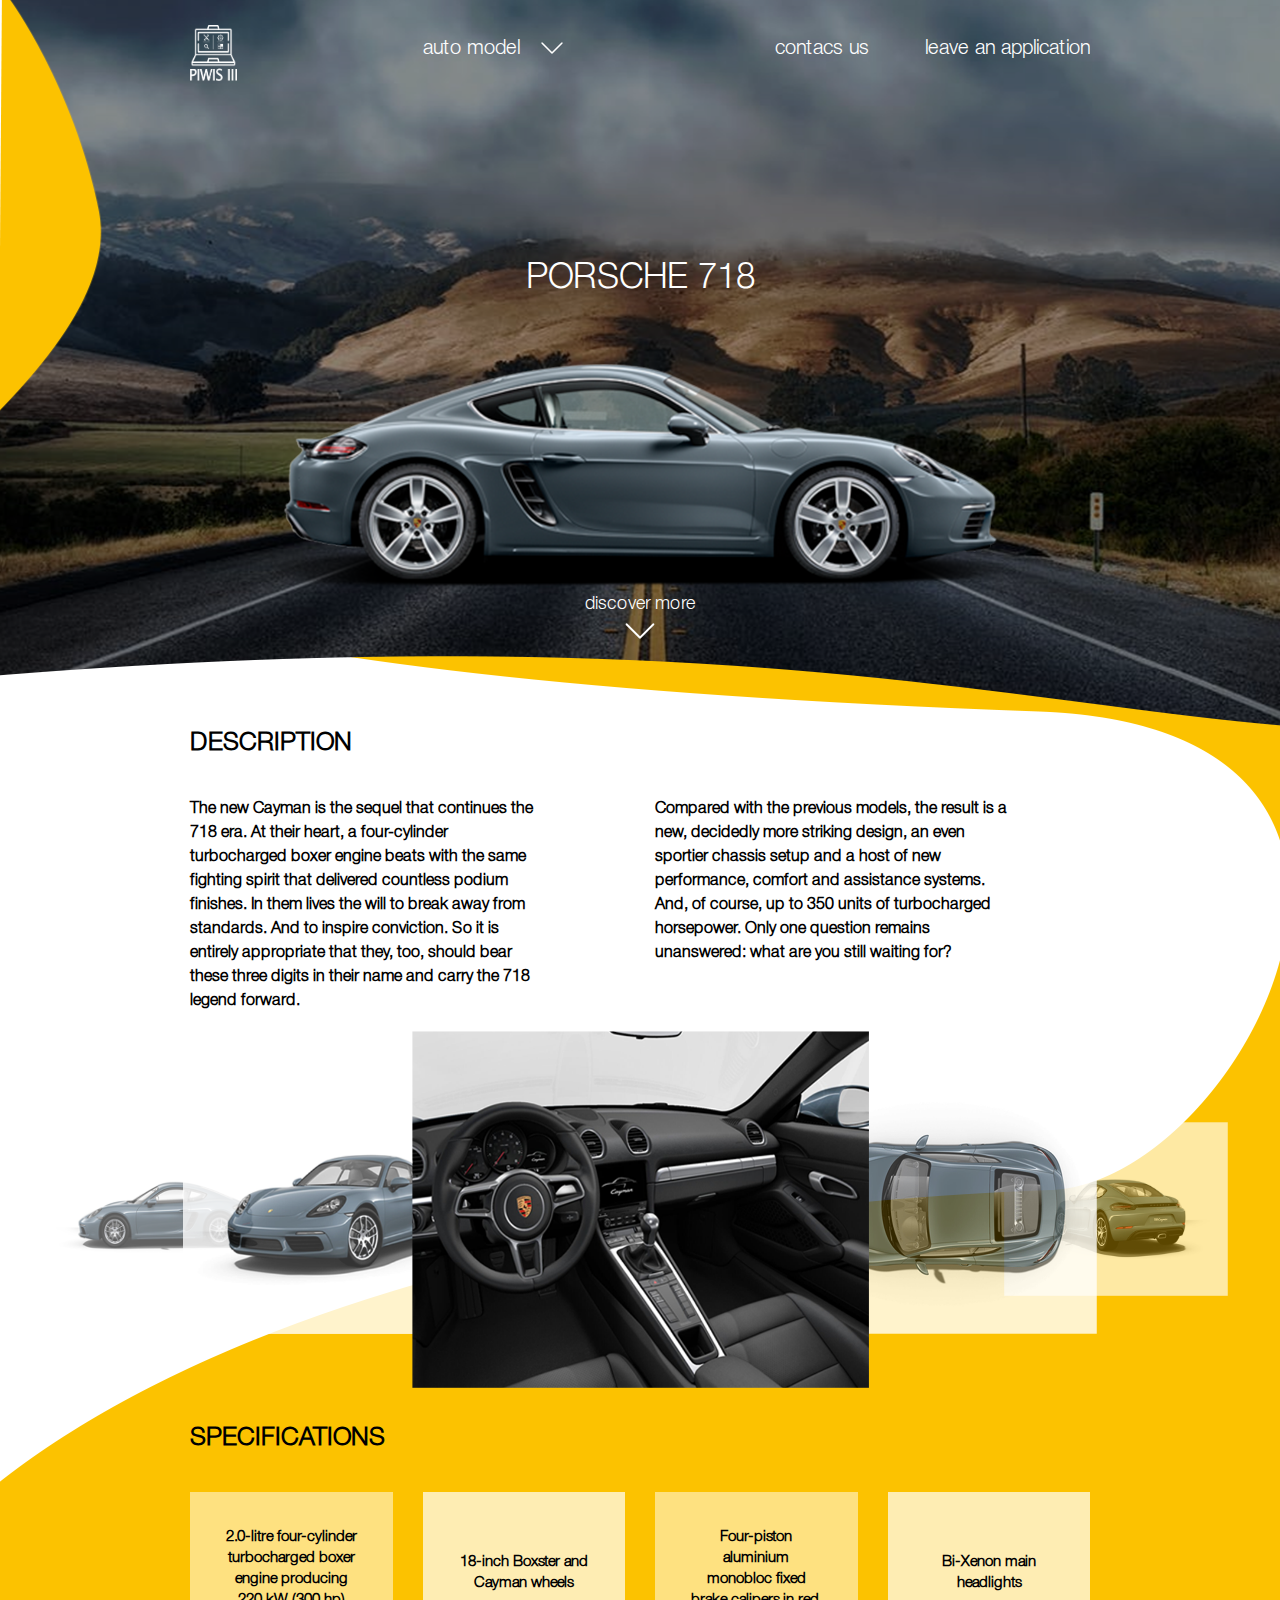
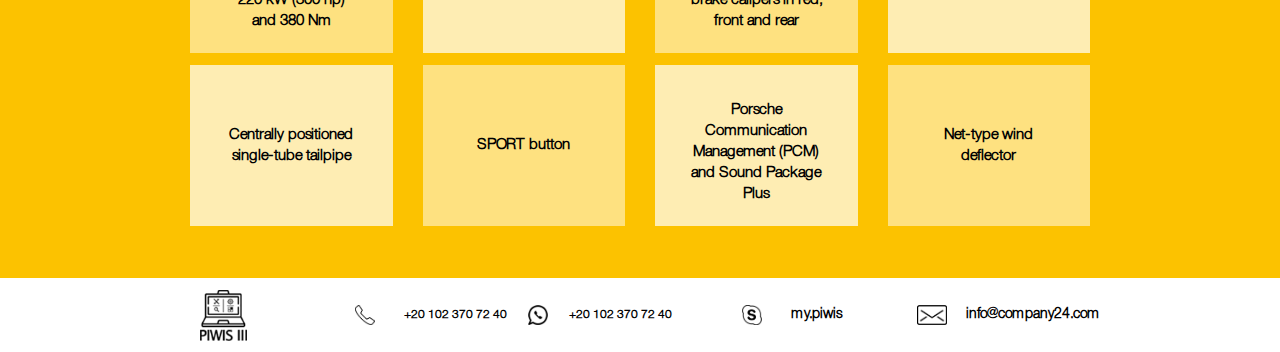
<file: 718.html>
<!doctype html>
<html lang="ru">
<head>
    <meta charset="UTF-8">
    <meta name="Language" content="ru">
    <meta name="viewport" content="width=device-width, initial-scale=1, shrink-to-fit=no">
    <meta http-equiv="X-UA-Compatible" content="IE=edge">
    <title>Piwins</title>
    <link rel="shortcut icon" href="./assets/images/favicon.ico" type="image/png">
    <link rel="stylesheet" href="https://maxcdn.bootstrapcdn.com/bootstrap/4.0.0/css/bootstrap.min.css" integrity="sha384-Gn5384xqQ1aoWXA+058RXPxPg6fy4IWvTNh0E263XmFcJlSAwiGgFAW/dAiS6JXm" crossorigin="anonymous">
    <link rel="stylesheet" type="text/css" href="./assets/style/jquery.jscrollpane.css">
    <link rel="stylesheet" href="./assets/style/slick.css">
    <link rel="stylesheet" href="./assets/style/car.css">
</head>
<body>
<div class="modal fade" id="leave">
    <div class="modal-dialog" role="document">
        <div class="modal-content">
            <div class="main-popup">
                <p class="popup-title">Leave an application</p>
                <form action="#">
                    <div class="form-group">
                        <label for="recipient-name">Name</label>
                        <input type="text" name="name" id="recipient-name" placeholder="Your name">
                    </div>
                    <div class="form-group">
                        <label for="recipient-email">Email</label>
                        <input type="email" name="email" id="recipient-email" placeholder="Your email">
                    </div>
                    <div class="form-group">
                        <label for="recipient-phone">Phone number</label>
                        <input type="tel" name="phone" id="recipient-phone" placeholder="Your phone number">
                    </div>
                    <div class="form-group">
                        <label for="message-text">Comment</label>
                        <textarea name="comment" class="comment" id="message-text" cols="30" placeholder="Leave your comment"></textarea>
                    </div>
                </form>
                <button type="button" class="popup-btn" data-dismiss="modal" data-toggle="modal" data-target="#thanks">Send</button>
            </div>
        </div>
    </div>
</div>
<div class="modal fade" id="thanks">
    <div class="modal-dialog" role="document">
        <div class="thanks-popup">
            <p>Thank you! Your application <br> is sent.</p>
            <p>Manager will contact with you soon.</p>
        </div>
    </div>
</div>
<header>
    <div class="container">
        <div class="row">
            <div class="col-lg-3 col-md-3 col-sm-6 col-6 logo">
                <a href="/"><img src="./assets/images/logo2.png" alt="logo"></a>
            </div>
            <div class="col-lg-9 col-md-9 col-sm-6 col-6">
                <nav class="dropdown">
                    <ul class="header-menu">
                        <li><a href="#" class="main-dropdown">auto model <span></span></a></li>
                        <li><a href="contacs.html">contacs us</a></li>
                        <li><a href="#!"  data-toggle="modal" data-target="#leave">leave an application</a></li>
                    </ul>
                    <div class="dropdown-cars">
                        <a href="718.html">718</a>
                        <a href="#">911</a>
                        <a href="#">Panamera</a>
                        <a href="#">Macan</a>
                        <a href="#">Cayenne</a>
                    </div>
                    <div class="burger"></div>
                    <ul class="header-menu-2">
                        <li><a href="#" class="toggle-dropdown">auto model <span></span></a></li>
                        <li class="cars"><a href="718.html">718</a></li>
                        <li class="cars"><a href="#">911</a></li>
                        <li class="cars"><a href="#">Panamera</a></li>
                        <li class="cars"><a href="#">Macan</a></li>
                        <li class="cars"><a href="#">Cayenne</a></li>
                        <li><a href="contacs.html">contacs us</a></li>
                        <li><a href="#"  data-toggle="modal" data-target="#leave">leave an application</a></li>
                    </ul>
                </nav>
            </div>
        </div>
        <div class="row">
            <div class="col-12">
                <div class="main-head-car-block">
                    <div class="row">
                        <div class="col-12 main-head-text">
                            <h1>Porsche 718</h1>
                        </div>
                        <div class="col-12 main-head-img">
                            <img src="./assets/images/718-header.png" alt="porshe 718">
                        </div>
                    </div>
                </div>
            </div>
        </div>
        <div class="row">
            <div class="col-12 next-step">
                <a href="#anchor">
                    <div>
                        <p>discover more</p>
                        <p></p>
                    </div>
                </a>
            </div>
        </div>
    </div>
</header>
<main>
    <section class="section-1" id="anchor">
        <div class="container">
            <div class="row">
                <div class="col-12">
                    <h2 class="title">description</h2>
                </div>
            </div>
            <div class="row">
                <div class="col-lg-5 col-md-6 col-sm-12 col-12 some-text">
                    <p>The new Cayman is the sequel that continues the 718 era. At their heart, a four-cylinder turbocharged boxer engine beats with the same fighting spirit that delivered countless podium finishes. In them lives the will to break away from standards. And to inspire conviction. So it is entirely appropriate that they, too, should bear these three digits in their name and carry the 718 legend forward.</p>
                </div>
                <div class="col-lg-5 offset-lg-1 col-md-6 col-sm-12 col-12 some-text">
                    <p>Compared with the previous models, the result is a new, decidedly more striking design, an even sportier chassis setup and a host of new performance, comfort and assistance systems. And, of course, up to 350 units of turbocharged horsepower. Only one question remains unanswered: what are you still waiting for?</p>
                </div>
            </div>
        </div>
    </section>
    <section class="section-2">
        <div class="container">
            <div class="row">
                <div class="col-12 slider-block">
                    <div class="slides carousel">
                        <img src="./assets/images/car-1.png" alt="helm-case">
                        <img src="./assets/images/car-2.png" alt="helm-case1">
                        <img src="./assets/images/car-3.png" alt="helm-case2">
                        <img src="./assets/images/car-4.png" alt="screen">
                        <img src="./assets/images/car-5.png" alt="helm-case3">
                    </div>
                </div>
                <div class="col-12 sliders">
                    <img src="./assets/images/car-1.png" alt="helm-case">
                    <img src="./assets/images/car-2.png" alt="helm-case1">
                    <img src="./assets/images/car-3.png" alt="helm-case2">
                    <img src="./assets/images/car-4.png" alt="screen">
                    <img src="./assets/images/car-5.png" alt="helm-case3">
                </div>
            </div>
        </div>
    </section>
    <section class="section-3">
        <div class="container">
            <div class="row">
                <div class="col-12">
                    <h2 class="title">specifications</h2>
                </div>
                <div class="col-lg-3 col-md-3 col-sm-6">
                    <div class="advanteges-block">
                        <p>2.0-litre four-cylinder turbocharged boxer engine producing 220 kW (300 hp) and
                            380 Nm</p>
                    </div>
                </div>
                <div class="col-lg-3 col-md-3 col-sm-6">
                    <div class="advanteges-block yellow-block">
                        <p>18-inch Boxster and Cayman wheels</p>
                    </div>
                </div>
                <div class="col-lg-3 col-md-3 col-sm-6">
                    <div class="advanteges-block">
                        <p>Four-piston aluminium monobloc fixed brake calipers in red, front and rear</p>
                    </div>
                </div>
                <div class="col-lg-3 col-md-3 col-sm-6">
                    <div class="advanteges-block yellow-block">
                        <p>Bi-Xenon main headlights</p>
                    </div>
                </div>
                <div class="col-lg-3 col-md-3 col-sm-6">
                    <div class="advanteges-block yellow-block">
                        <p>Centrally positioned single-tube tailpipe</p>
                    </div>
                </div>
                <div class="col-lg-3 col-md-3 col-sm-6">
                    <div class="advanteges-block">
                        <p>SPORT button</p>
                    </div>
                </div>
                <div class="col-lg-3 col-md-3 col-sm-6">
                    <div class="advanteges-block yellow-block">
                        <p>Porsche Communication Management (PCM)  and Sound Package Plus</p>
                    </div>
                </div>
                <div class="col-lg-3 col-md-3 col-sm-6">
                    <div class="advanteges-block">
                        <p>Net-type wind deflector</p>
                    </div>
                </div>
            </div>
        </div>
    </section>
    <section class="section-3-1">
        <div class="container">
            <div class="row">
                <div class="col-12">
                    <h2 class="title">advantages</h2>
                </div>
                <div class="col-12 advantages-slider">
                    <div class="advantages-item">
                        <div class="advanteges-block">
                            <p>2.0-litre four-cylinder turbocharged boxer engine producing 220 kW (300 hp) and
                                380 Nm</p>
                        </div>
                        <div class="advanteges-block yellow-block">
                            <p>18-inch Boxster and Cayman wheels</p>
                        </div>
                    </div>
                    <div class="advantages-item">
                        <div class="advanteges-block">
                            <p>Four-piston aluminium monobloc fixed brake calipers in red, front and rear</p>
                        </div>
                        <div class="advanteges-block yellow-block">
                            <p>Bi-Xenon main headlights</p>
                        </div>
                    </div>
                    <div class="advantages-item">
                        <div class="advanteges-block yellow-block">
                            <p>Centrally positioned single-tube tailpipe</p>
                        </div>
                        <div class="advanteges-block">
                            <p>SPORT button</p>
                        </div>
                    </div>
                    <div class="advantages-item">
                        <div class="advanteges-block yellow-block">
                            <p>Porsche Communication Management (PCM)  and Sound Package Plus</p>
                        </div>
                        <div class="advanteges-block">
                            <p>Net-type wind deflector</p>
                        </div>
                    </div>
                </div>
            </div>
        </div>
    </section>
</main>
<footer>
    <div class="container">
        <div class="row">
            <div class="col-lg-2 col-md-3 col-sm-2 col-12">
                <div class="footer-logo">
                    <a href="#">
                        <img src="./assets/images/logo.png" alt="logo" id="footer-logo">
                    </a>
                </div>
            </div>
            <div class="col-lg-5 col-md-5 col-sm-5 col-12">
                <div class="telephone">
                    <a href="tel:+201023707240">
                        <span></span>
                        <span>+20 102 370 72 40</span>
                    </a>
                </div>
                <div class="whatsapp">
                    <a href="https://api.whatsapp.com/send?phone=201023707240" target="_blank">
                        <span></span>
                        <span>+20 102 370 72 40</span>
                    </a>
                </div>
            </div>
            <div class="col-lg-5 col-md-4 col-sm-5 col-12">
                <div class="skype">
                    <a href="skype:my.piwis?chat">
                        <span></span>
                        <span>my.piwis</span>
                    </a>
                </div>
                <div class="email">
                    <a href="mailto:info@company24.com">
                        <span></span>
                        <span>info@company24.com</span>
                    </a>
                </div>
            </div>
        </div>
    </div>
</footer>

<script src="https://ajax.googleapis.com/ajax/libs/jquery/3.2.1/jquery.min.js"></script>
<script src="https://maxcdn.bootstrapcdn.com/bootstrap/4.0.0/js/bootstrap.min.js" integrity="sha384-JZR6Spejh4U02d8jOt6vLEHfe/JQGiRRSQQxSfFWpi1MquVdAyjUar5+76PVCmYl" crossorigin="anonymous"></script>
<script src="https://cdnjs.cloudflare.com/ajax/libs/popper.js/1.12.9/umd/popper.min.js" integrity="sha384-ApNbgh9B+Y1QKtv3Rn7W3mgPxhU9K/ScQsAP7hUibX39j7fakFPskvXusvfa0b4Q" crossorigin="anonymous"></script>
<script src="./assets/js/jquery.mousewheel.js"></script>
<script src="./assets/js/jquery.jscrollpane.min.js"></script>
<script src="./assets/js/slick.min.js"></script>
<script src="./assets/js/jquery.waterwheelCarousel.js"></script>
<script src="./assets/js/script.js"></script>
</body>
</html>
</file>
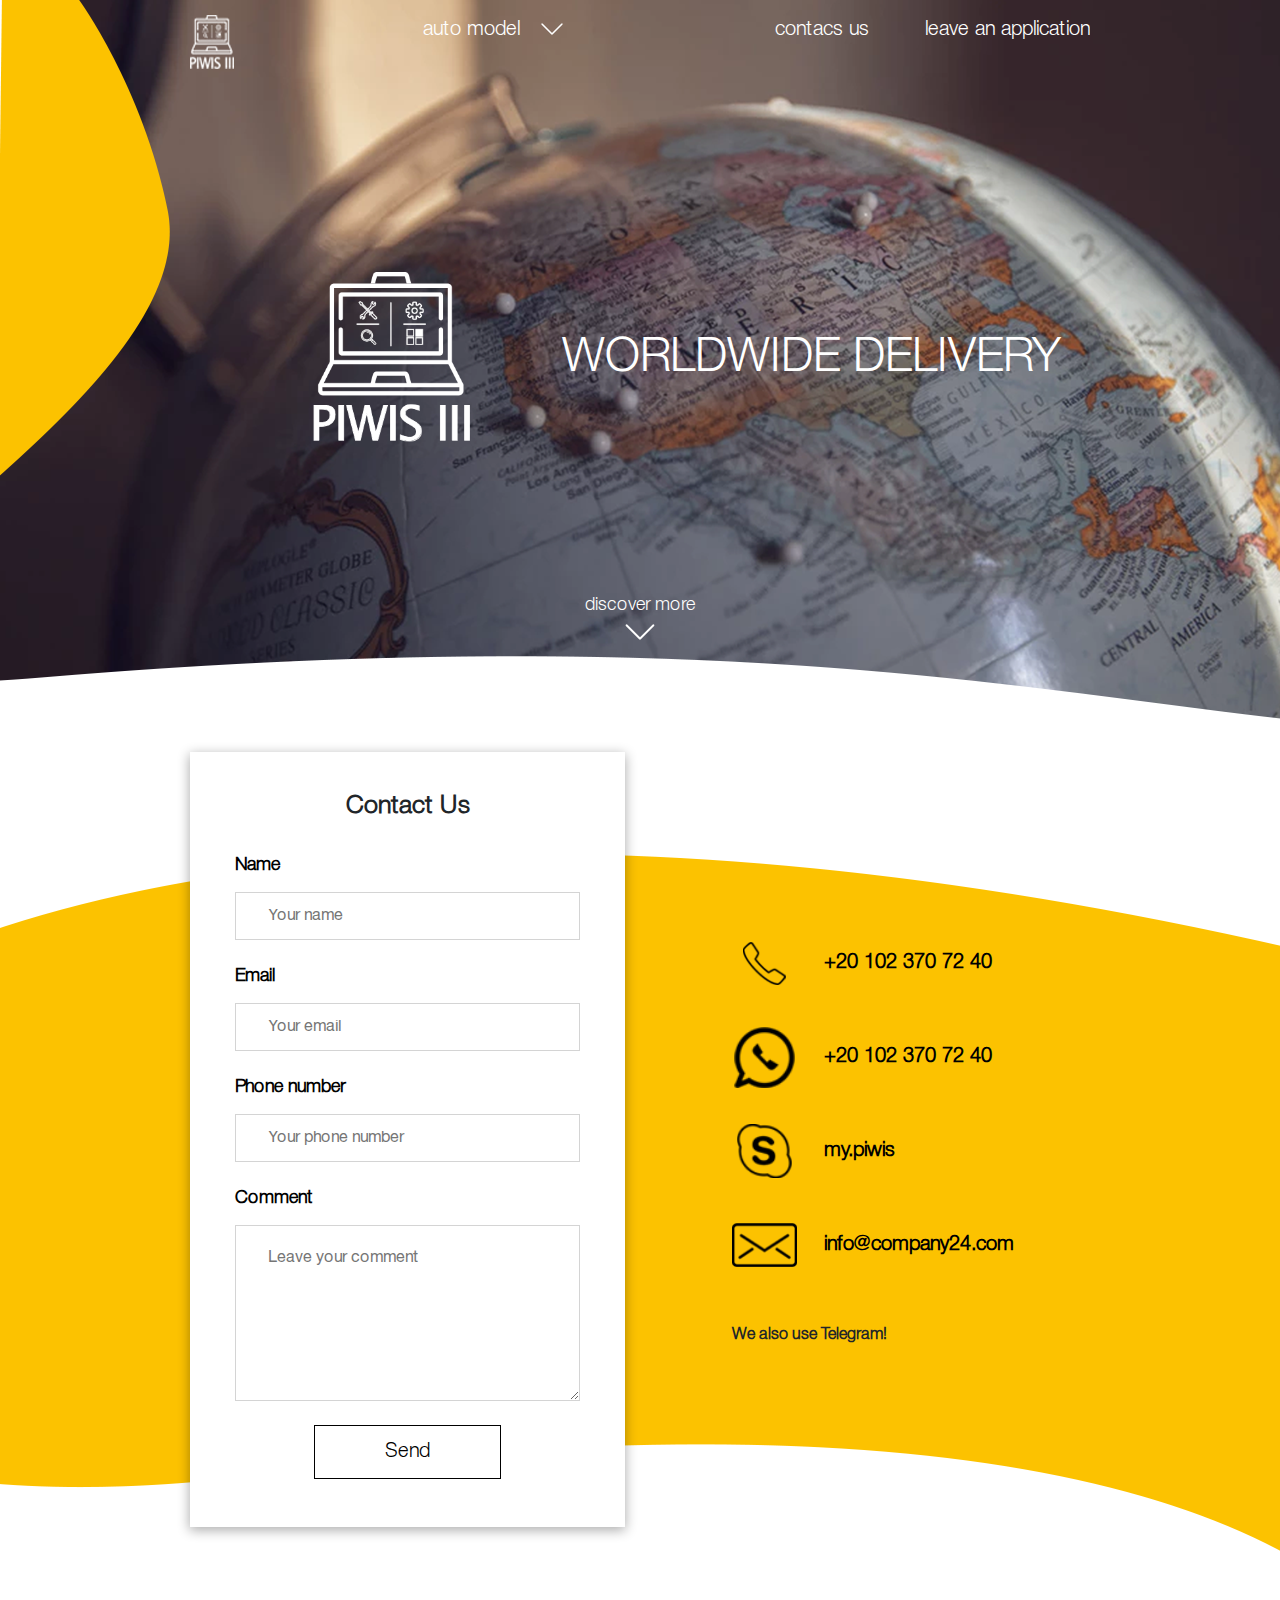
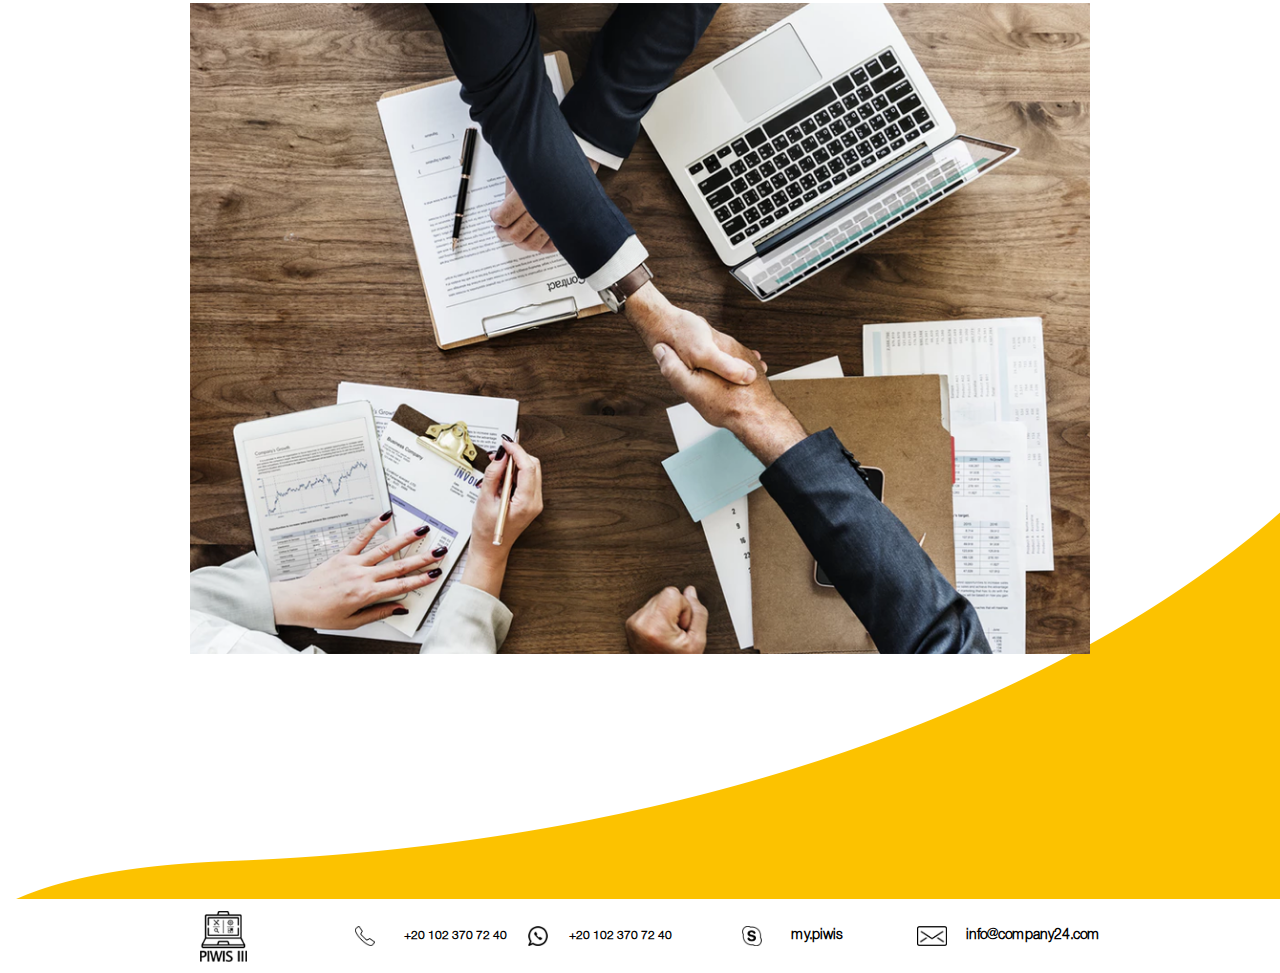
<file: contacs.html>
<!doctype html>
<html lang="ru">
<head>
    <meta charset="UTF-8">
    <meta name="Language" content="ru">
    <meta name="viewport" content="width=device-width, initial-scale=1, shrink-to-fit=no">
    <meta http-equiv="X-UA-Compatible" content="IE=edge">
    <title>Piwis</title>
    <link rel="shortcut icon" href="./assets/images/favicon.ico" type="image/png">
    <link rel="stylesheet" type="text/css" href="./assets/style/jquery.jscrollpane.css">
    <link rel="stylesheet" href="./assets/style/slick.css">
    <link rel="stylesheet" href="https://maxcdn.bootstrapcdn.com/bootstrap/4.0.0/css/bootstrap.min.css" integrity="sha384-Gn5384xqQ1aoWXA+058RXPxPg6fy4IWvTNh0E263XmFcJlSAwiGgFAW/dAiS6JXm" crossorigin="anonymous">
    <link rel="stylesheet" href="./assets/style/contacs.css">
</head>
<body>
<div class="modal fade" id="leave">
    <div class="modal-dialog" role="document">
        <div class="modal-content">
            <div class="main-popup">
                <p class="popup-title">Leave an application</p>
                <form action="#">
                    <div class="form-group">
                        <label for="recipient-name">Name</label>
                        <input type="text" name="name" id="recipient-name" placeholder="Your name">
                    </div>
                    <div class="form-group">
                        <label for="recipient-email">Email</label>
                        <input type="email" name="email" id="recipient-email" placeholder="Your email">
                    </div>
                    <div class="form-group">
                        <label for="recipient-phone">Phone number</label>
                        <input type="tel" name="phone" id="recipient-phone" placeholder="Your phone number">
                    </div>
                    <div class="form-group">
                        <label for="message-text">Comment</label>
                        <textarea name="comment" class="comment" id="message-text" cols="30" placeholder="Leave your comment"></textarea>
                    </div>
                </form>
                <button type="button" class="popup-btn" data-dismiss="modal" data-toggle="modal" data-target="#thanks">Send</button>
            </div>
        </div>
    </div>
</div>
<div class="modal fade" id="thanks">
    <div class="modal-dialog" role="document">
        <div class="thanks-popup">
            <p>Thank you! Your application <br> is sent.</p>
            <p>Manager will contact with you soon.</p>
        </div>
    </div>
</div>
<header>
    <div class="container">
        <div class="row">
            <div class="col-lg-3 col-md-3 col-sm-6 col-6 logo">
                <a href="/"><img src="./assets/images/logo.png" alt="logo" id="logo"></a>
            </div>
            <div class="col-lg-9 col-md-9 col-sm-6 col-6">
                <nav class="dropdown">
                    <ul class="header-menu">
                        <li><a href="#!" class="main-dropdown">auto model <span></span></a></li>
                        <li><a href="contacs.html">contacs us</a></li>
                        <li><a href="#!"  data-toggle="modal" data-target="#leave">leave an application</a></li>
                    </ul>
                    <div class="dropdown-cars">
                        <a href="718.html">718</a>
                        <a href="#">911</a>
                        <a href="#">Panamera</a>
                        <a href="#">Macan</a>
                        <a href="#">Cayenne</a>
                    </div>
                    <div class="burger"></div>
                    <ul class="header-menu-2">
                        <li><a href="#" class="toggle-dropdown">auto model <span></span></a></li>
                        <li class="cars"><a href="718.html">718</a></li>
                        <li class="cars"><a href="#">911</a></li>
                        <li class="cars"><a href="#">Panamera</a></li>
                        <li class="cars"><a href="#">Macan</a></li>
                        <li class="cars"><a href="#">Cayenne</a></li>
                        <li><a href="contacs.html">contacs us</a></li>
                        <li><a href="#!"  data-toggle="modal" data-target="#leave">leave an application</a></li>
                    </ul>
                </nav>
            </div>
        </div>
        <div class="row">
            <div class="col-12">
                <div class="main-head-block">
                    <div class="row">
                        <div class="col-xl-4 col-lg-5 col-md-5 col-sm-3 col-12 big-logo"></div>
                        <div class="col-xl-7 offset-xl-1 offset-lg-0 col-md-7 p-md-0 col-sm-8 col-12 contacts-head-text">
                            <h1>worldwide delivery</h1>
                        </div>
                    </div>
                </div>
            </div>
        </div>
        <div class="row">
            <div class="col-12 next-step">
                <a href="#anchor">
                    <div>
                        <p>discover more</p>
                        <p></p>
                    </div>
                </a>
            </div>
        </div>
    </div>
</header>
<main>
    <section class="section-1" id="anchor">
        <div class="container">
            <div class="row">
                <div class="col-xl-6 col-lg-7 offset-lg-0 col-md-10 offset-md-1 col-sm-12 col-12 contact-form">
                    <form action="/">
                        <div class="main-popup">
                            <h2 class="popup-title">Contact Us</h2>
                            <div class="form-group">
                                <label for="contact-name">Name</label>
                                <input type="text" name="name" id="contact-name" placeholder="Your name">
                            </div>
                            <div class="form-group">
                                <label for="contact-email">Email</label>
                                <input type="email" name="email" id="contact-email" placeholder="Your email">
                            </div>
                            <div class="form-group">
                                <label for="contact-phone">Phone number</label>
                                <input type="tel" name="phone" id="contact-phone" placeholder="Your phone number">
                            </div>
                            <div class="form-group">
                                <label for="contact-text">Comment</label>
                                <textarea name="comment" class="comment" id="contact-text" cols="30" placeholder="Leave your comment"></textarea>
                            </div>
                            <button type="button" class="popup-btn" data-dismiss="modal" data-toggle="modal" data-target="#thanks">Send</button>
                        </div>
                    </form>
                </div>
                <div class="col-xl-5 offset-xl-1 col-lg-5 col-md-10 offset-md-1 col-sm-12 col-12 contacts">
                    <div class="contacts-block">
                        <div class="telephone">
                            <a href="tel:+201023707240">
                                <span></span>
                                <span>+20 102 370 72 40</span>
                            </a>
                        </div>
                        <div class="whatsapp">
                            <a href="https://api.whatsapp.com/send?phone=201023707240" target="_blank">
                                <span></span>
                                <span>+20 102 370 72 40</span>
                            </a>
                        </div>
                        <div class="skype">
                            <a href="skype:my.piwis?chat">
                                <span></span>
                                <span>my.piwis</span>
                            </a>
                        </div>
                        <div class="email">
                            <a href="mailto:info@company24.com">
                                <span></span>
                                <span>info@company24.com</span>
                            </a>
                        </div>
                        <p class="telegram">We also use Telegram!</p>
                    </div>
                </div>
            </div>
        </div>
    </section>
    <section class="section-2">
        <div class="container">
            <div class="row">
                <div class="col-12">
                    <div class="img-block"></div>
                </div>
            </div>
        </div>
    </section>
</main>
<footer>
    <div class="container">
        <div class="row">
            <div class="col-lg-2 col-md-3 col-sm-2 col-12">
                <div class="footer-logo">
                    <a href="#">
                        <img src="./assets/images/logo.png" alt="logo" id="footer-logo">
                    </a>
                </div>
            </div>
            <div class="col-lg-5 col-md-5 col-sm-5 col-12">
                <div class="telephone">
                    <a href="tel:+201023707240">
                        <span></span>
                        <span>+20 102 370 72 40</span>
                    </a>
                </div>
                <div class="whatsapp">
                    <a href="https://api.whatsapp.com/send?phone=201023707240" target="_blank">
                        <span></span>
                        <span>+20 102 370 72 40</span>
                    </a>
                </div>
            </div>
            <div class="col-lg-5 col-md-4 col-sm-5 col-12">
                <div class="skype">
                    <a href="skype:my.piwis?chat">
                        <span></span>
                        <span>my.piwis</span>
                    </a>
                </div>
                <div class="email">
                    <a href="mailto:info@company24.com">
                        <span></span>
                        <span>info@company24.com</span>
                    </a>
                </div>
            </div>
        </div>
    </div>
</footer>
<script src="https://ajax.googleapis.com/ajax/libs/jquery/3.2.1/jquery.min.js"></script>
<script src="https://maxcdn.bootstrapcdn.com/bootstrap/4.0.0/js/bootstrap.min.js" integrity="sha384-JZR6Spejh4U02d8jOt6vLEHfe/JQGiRRSQQxSfFWpi1MquVdAyjUar5+76PVCmYl" crossorigin="anonymous"></script>
<script src="https://cdnjs.cloudflare.com/ajax/libs/popper.js/1.12.9/umd/popper.min.js" integrity="sha384-ApNbgh9B+Y1QKtv3Rn7W3mgPxhU9K/ScQsAP7hUibX39j7fakFPskvXusvfa0b4Q" crossorigin="anonymous"></script>
<script src="./assets/js/jquery.mousewheel.js"></script>
<script src="./assets/js/jquery.jscrollpane.min.js"></script>
<script src="./assets/js/slick.min.js"></script>
<script src="./assets/js/jquery.waterwheelCarousel.js"></script>
<script src="./assets/js/script.js"></script>
</body>
</html>
</file>
<file: assets/style/car.css>
@font-face {
  font-family: 'HelveticaNeueCyr';
  src: url('../fonts/HelveticaNeueCyr-Light.woff');
}
@font-face {
  font-family: 'HelveticaNeueCyr-Roman';
  src: url('../fonts/HelveticaNeueCyr-Roman.woff');
}
body {
  font-family: HelveticaNeueCyr;
  font-weight: 100;
  background: url("../images/yellow-bg.png") no-repeat;
  position: relative;
}
#leave .modal-dialog {
  max-width: 610px!important;
  margin: 1.75rem auto;
}
.main-popup {
  display: inline-block;
  width: 610px;
  background: #ffffff;
  padding: 46px 66px 0 66px;
  text-align: center;
}
.main-popup label {
  font-weight: bold;
  color: #000;
  float: left;
  font-size: 20px;
  line-height: 21px;
  margin-bottom: 22px;
}
.main-popup .popup-title {
  font-size: 30px;
  line-height: 33px;
  text-align: center;
  margin-bottom: 33px;
}
.main-popup .error {
  display: block;
  color: red;
  font-weight: bold;
  font-size: 15px;
  text-align: left;
  opacity: 1;
}
.main-popup input,
.main-popup .comment {
  width: 100%;
  height: 50px;
  border: 1px solid #d4d4d4;
  padding-left: 18px;
  font-size: 20px;
  font-family: HelveticaNeueCyr-Roman;
  color: #807d7d;
  outline: none;
}
.main-popup .comment {
  height: 188px;
  padding-top: 16px;
}
.main-popup .popup-btn {
  border: 1px solid #000;
  color: #000;
  font-size: 20px;
  padding: 10px 75px;
  margin-top: 30px;
  background: transparent;
  margin-bottom: 50px;
  transition: .3s;
}
.main-popup .popup-btn:hover {
  background: #fcc200;
  color: #ffffff;
  border: 1px solid transparent;
}
#thanks .modal-dialog {
  max-width: 684px!important;
  margin: 290px auto;
}
.thanks-popup {
  background: #ffffff;
  padding: 74px 60px;
}
.thanks-popup p {
  color: #000;
  font-size: 35px;
  line-height: 42px;
  margin: 0;
}
.thanks-popup p:first-child {
  margin-bottom: 63px;
}
.thanks-popup .modal-dialog {
  max-width: 610px!important;
  margin: 1.75rem auto;
}
header {
  background: url("../images/img.png") no-repeat;
  height: 1002px;
  background-size: contain;
  background-position: 97%;
  background-position-y: 0;
  padding-top: 25px;
  font-family: HelveticaNeueCyr;
  font-weight: 100;
}
.header-menu {
  overflow: hidden;
  text-align: right;
  margin-top: 33px;
  padding-left: 0;
  font-size: 30px;
}
.header-menu li:first-child {
  float: left;
}
.header-menu li:last-child {
  margin-left: 50px;
}
.header-menu li {
  display: inline;
}
.header-menu a {
  color: #ffffff;
  transition: .3s ease;
  text-decoration: none;
}
.header-menu a:hover {
  color: #fcc200;
}
.header-menu span {
  background: url("../images/arrow.png");
  width: 22px;
  height: 12px;
  display: inline-block;
  margin-left: 15px;
}
.dropdown-cars {
  display: none;
  position: absolute;
  top: 49px;
  background: rgba(255, 255, 255, 0.15);
  width: 190px;
  border-radius: 5px;
  z-index: 10;
  padding: 13px;
}
.dropdown-cars a {
  display: block;
  color: #ffffff;
  text-decoration: none;
  font-size: 22px;
  line-height: 24px;
  margin-bottom: 10px;
  transition: .3s;
}
.dropdown-cars a:last-child {
  margin-bottom: 0;
}
.dropdown-cars a:hover {
  color: #fcc200;
}
.main-head-block {
  margin-top: 235px;
  color: #ffffff;
  font-size: 24px;
  line-height: 31px;
}
.big-logo {
  background: url("../images/logo2.png") no-repeat;
  width: 255px;
  height: 278px;
  background-position: 90%;
  margin-top: -24px;
}
.btn-block {
  text-align: right;
}
.btn-leave {
  color: #ffffff;
  border: 1px solid #fcc200;
  padding: 20px 60px;
  font-size: 24px;
  background: transparent;
  outline: none;
  cursor: pointer;
  border-radius: 0;
  transition: .3s;
}
.btn-leave:hover {
  background: #fcc200;
  color: #292929;
}
.next-step {
  text-align: center;
  font-size: 24px;
  margin-top: 100px;
}
.next-step a {
  text-decoration: none;
}
.next-step p {
  margin-bottom: 5px;
  color: #ffffff;
}
.next-step p:last-child {
  background: url("../images/arrow2.png") no-repeat;
  height: 16px;
  background-position: center;
}
.title {
  text-transform: uppercase;
  font-size: 45px;
  color: #000000;
  font-weight: bold;
  margin-bottom: 55px;
}
.some-text p {
  font-size: 24px;
  line-height: 32px;
  color: #000000;
  font-weight: bold;
}
.section-2 {
  margin-top: 20px;
}
.slider-block {
  position: relative;
  height: 518px;
}
.advanteges-block {
  padding: 60px 70px 25px 70px;
  background: #fee180;
  text-align: center;
  margin-bottom: 12px;
  height: 332px;
}
.advanteges-block p {
  font-size: 34px;
  line-height: 44px;
  color: #000;
  font-weight: bold;
  margin-top: 30px;
  margin-bottom: 0;
}
.advanteges-block span {
  display: inline-block;
  height: 128px;
}
.advanteges-block .first {
  background: url("../images/circle.png") no-repeat;
  background-position: center;
  width: 128px;
}
.advanteges-block .second {
  background: url("../images/new.png") no-repeat;
  background-position: center;
  width: 110px;
}
.advanteges-block .third {
  background: url("../images/support.png") no-repeat;
  background-position: center;
  width: 128px;
}
.advanteges-block .forth {
  background: url("../images/map.png") no-repeat;
  background-position: center;
  width: 96px;
}
.advanteges-block .fifth {
  background: url("../images/infinity.png") no-repeat;
  background-position: center;
  width: 128px;
}
.advanteges-block .six {
  background: url("../images/dev.png") no-repeat;
  background-position: center;
  width: 128px;
}
.advanteges-block .seven {
  background: url("../images/partnership.png") no-repeat;
  background-position: center;
  width: 128px;
}
.advanteges-block .eight {
  background: url("../images/delivery.png") no-repeat;
  background-position: center;
  width: 128px;
}
.yellow-block {
  background: #feedb3;
}
.section-4 {
  margin-top: 200px;
}
.choose-car {
  font-size: 25px;
  color: #000;
  font-weight: bold;
}
.main-block-cars {
  width: 100%;
  margin-top: 50px;
}
.main-block-cars a {
  margin-right: 40px;
}
.main-block-cars a:last-child {
  margin-right: 0;
}
.main-block-cars a:hover {
  text-decoration: none;
}
.car {
  display: inline-block;
  width: 18%;
  text-align: center;
  vertical-align: bottom;
}
.car .car-img {
  width: 100%;
}
.car img {
  -moz-transition: all 0.3s ease-out;
  -o-transition: all 0.3s ease-out;
  -webkit-transition: all 0.3s ease-out;
  width: 100%;
}
.car .name-car {
  display: inline-block;
  margin-top: 40px;
  font-size: 24px;
  line-height: 24px;
  padding: 5px 40px;
  color: #000;
  font-weight: bold;
  border-bottom: 2px solid #000000;
  opacity: 0;
  transition: .3s ease;
}
.car:hover img {
  -webkit-transform: scale(1.17);
  -moz-transform: scale(1.17);
  -o-transform: scale(1.17);
}
.car:hover .name-car {
  opacity: 1;
}
.title2 {
  text-transform: uppercase;
  font-size: 34px;
  font-weight: bold;
}
.title2:last-child {
  margin-top: 220px;
}
.functions,
.some-functions {
  font-size: 24px;
  line-height: 30px;
  color: #000;
  margin-top: 50px;
  font-weight: bold;
}
.some-functions {
  margin-top: 25px;
  list-style: none;
  padding-left: 0;
  margin-bottom: 30px;
}
.some-functions li:before {
  content: '\2014';
  font-size: 24px;
  font-weight: bold;
  padding-right: 10px;
}
.small-info {
  font-size: 24px;
  line-height: 30px;
  color: #000;
  font-weight: bold;
  margin-top: -45px;
}
.content {
  font-weight: bold;
  font-size: 24px;
  line-height: 67px;
  color: #000;
  float: right;
  text-align: right;
  list-style-type: none;
  margin-right: -15px;
  margin-top: 80px;
}
.info-text {
  font-weight: bold;
  font-size: 24px;
  line-height: 32px;
  color: #000;
  margin-left: 10px;
  margin-top: 130px;
}
.info-text:last-child {
  margin-top: 35px;
}
.slider {
  position: relative;
}
.slider .slick-prev,
.slider .slick-next {
  position: absolute;
  border: none;
  width: 30px;
  height: 50px;
  top: 45%;
  outline: none;
  z-index: 10;
  cursor: pointer;
}
.slider .slick-prev {
  background: url("../images/left.png") no-repeat;
  left: 40px;
}
.slider .slick-next {
  background: url("../images/right.png") no-repeat;
  right: 40px;
}
.slider .slick-list {
  -webkit-box-shadow: 0px 0px 21px -5px rgba(0, 0, 0, 0.39);
  -moz-box-shadow: 0px 0px 21px -5px rgba(0, 0, 0, 0.39);
  box-shadow: 0px 0px 21px -5px rgba(0, 0, 0, 0.39);
}
.item {
  padding: 110px 149px;
  text-align: center;
  width: auto;
}
.item .left-block {
  display: inline-block;
  text-align: right;
  width: 602px;
}
.item .title-of-block {
  font-size: 40px;
  line-height: 31px;
  color: #000;
  font-weight: bold;
}
.item .text-in-block {
  font-size: 20px;
  line-height: 31px;
  color: #000;
  font-weight: bold;
  margin-top: 30px;
}
.item .right-block {
  display: inline-block;
  width: 610px;
  height: 345px;
  vertical-align: top;
  margin-left: 30px;
  position: relative;
}
.item .right-block .video {
  width: 100%;
  height: 100%;
}
.item .right-block .play-video {
  display: block;
  position: absolute;
  top: 27%;
  left: 39%;
  background: url("../images/play-btn.png") no-repeat;
  background-size: contain;
  width: 128px;
  height: 128px;
  cursor: pointer;
  transition: .3s ease;
  z-index: 20;
}
.item .right-block .play-video:hover {
  background: url("../images/play-btn-hover.png") no-repeat;
}
.section-5 {
  margin-top: 111px;
  margin-bottom: 90px;
}
.input-btn {
  width: 100%;
  position: relative;
  height: auto;
}
.input-btn input {
  width: 100%;
  height: 60px;
  font-size: 22px;
  color: #979595;
  padding-left: 32px;
  border: 1px solid #000;
}
.input-btn .search-btn {
  background: url("../images/icon.png") no-repeat;
  width: 31px;
  height: 60px;
  background-position: center;
  border: none;
  outline: none;
  cursor: pointer;
  position: absolute;
  top: 0;
  right: 21px;
}
.input-btn .search-btn:hover {
  background: url("../images/icon-hover.png") no-repeat;
  background-position: center;
}
.help-for-search {
  list-style-type: none;
  margin-bottom: 0;
  margin-top: 30px;
}
.help-for-search li {
  font-weight: bold;
  font-size: 30px;
  line-height: 32px;
  margin-bottom: 29px;
}
.help-for-search li:last-child {
  margin-bottom: 0;
}
.help-for-search a {
  color: #000;
  transition: .3s ease;
  cursor: pointer;
  text-decoration: none;
}
.help-for-search a:hover {
  color: #ffffff;
}
.manual {
  padding: 65px 40px 65px 40px;
  background: #feedb3;
  display: flex;
  justify-content: space-between;
}
.text-manual {
  list-style-type: none;
  display: inline-block;
  width: 291px;
  margin-bottom: 0;
  padding-left: 0;
  margin-right: 130px;
}
.text-manual li {
  font-size: 20px;
  line-height: 24px;
  font-weight: bold;
  background: url("../images/file.png") no-repeat;
  background-position: left center;
  padding-left: 35px;
  margin-bottom: 14px;
  transition: .3s ease;
}
.text-manual li:last-child {
  margin-bottom: 0;
}
.text-manual li:hover {
  background: url("../images/file-hover.png") no-repeat;
  background-position: left center;
}
.text-manual a {
  color: #000;
  cursor: pointer;
  transition: .3s ease;
  text-decoration: none;
}
.text-manual a:hover {
  color: #7b7b7b;
}
.text-manual:last-child {
  margin-right: 0;
}
.section-6 {
  margin-bottom: 118px;
}
footer {
  background: #ffffff;
  padding: 22px 0 0 19px;
  height: 136px;
}
.footer-logo img {
  width: 86px;
  height: 93px;
}
.skype span {
  display: inline-block;
  font-size: 26px;
  line-height: 27px;
  color: #000;
  font-weight: bold;
  vertical-align: middle;
  text-decoration: none;
}
.skype span:first-child {
  background: url("../images/skype.png") no-repeat;
  width: 46px;
  height: 45px;
  margin-right: 35px;
}
.telephone span,
.whatsapp span {
  display: inline-block;
  font-size: 21px;
  line-height: 27px;
  color: #000;
  font-weight: bold;
  vertical-align: middle;
}
.telephone span:first-child,
.whatsapp span:first-child {
  background: url("../images/phone.png") no-repeat;
  width: 45px;
  height: 45px;
  margin-right: 35px;
}
.whatsapp {
  padding-left: 5px;
  float: right;
  margin-right: 90px;
}
.whatsapp span:first-child {
  background: url("../images/whatsapp.png") no-repeat;
  width: 48px;
  height: 48px;
  margin-right: 28px;
}
.email {
  float: right;
}
.email span {
  display: inline-block;
  font-size: 26px;
  line-height: 27px;
  color: #000;
  font-weight: bold;
  vertical-align: middle;
}
.email span:first-child {
  background: url("../images/e-mail.png") no-repeat;
  width: 64px;
  height: 43px;
  margin-right: 35px;
}
.skype,
.telephone,
.whatsapp,
.email {
  display: inline-block;
  height: 95px;
  line-height: 95px;
}
.skype a,
.telephone a,
.whatsapp a,
.email a {
  display: block;
  color: #000;
  text-decoration: none;
}
.carousel {
  width: 100%;
  height: 518px;
}
.carousel img {
  cursor: pointer;
  width: 775px;
  height: 515px;
}
.sliders {
  display: none!important;
}
.cars-slider .slick-list {
  padding: 20px 0 20px 20px;
}
.cars-slider .slick-slide {
  outline: none;
}
.cars-slider .slick-prev {
  position: absolute;
  left: 18px;
  top: 22%;
  background: url("../images/next-page-yellow.png") no-repeat;
  width: 51px;
  height: 51px;
  outline: none;
  cursor: pointer;
  border: none;
  z-index: 50;
}
.cars-slider .slick-next {
  position: absolute;
  right: 36px;
  top: 22%;
  background: url("../images/right-arrow-yellow.png") no-repeat;
  width: 51px;
  height: 51px;
  outline: none;
  cursor: pointer;
  border: none;
  z-index: 50;
}
.header-menu-2 {
  display: none;
}
.section-3-1 {
  display: none;
}
.choose {
  display: none;
}
.jspHorizontalBar {
  display: none!important;
}
@media (min-width: 1023px) {
  .container {
    max-width: 930px;
  }
}
@media (min-width: 1439px) {
  .container {
    max-width: 1140px;
  }
}
@media (min-width: 1919px) {
  .container {
    max-width: 1890px;
  }
}
@media (max-width: 2214px) {
  .next-step {
    margin-top: 60px;
  }
}
@media (max-width: 2112px) {
  .next-step {
    margin-top: 20px;
  }
}
@media (max-width: 1964px) {
  .main-head-block {
    margin-top: 145px;
  }
}
@media (max-width: 1920px) {
  header {
    height: 860px;
  }
  .functions,
  .some-functions {
    margin-top: 100px;
  }
  .section-6 {
    margin-top: 135px;
  }
}
@media (max-width: 1919px) {
  .header-menu {
    font-size: 25px;
    margin-top: 0;
  }
  .main-head-block {
    font-size: 18px;
    line-height: 24px;
    margin-top: 200px;
  }
  .btn-leave {
    font-size: 18px;
    line-height: 24px;
    padding: 12px 50px;
  }
  .title {
    font-size: 30px;
  }
  .some-text p {
    font-size: 18px;
    line-height: 24px;
  }
  .advanteges-block {
    height: 196px;
    padding: 35px 50px 0 50px;
  }
  .advanteges-block p {
    font-size: 18px;
    line-height: 25px;
    margin-top: 16px;
  }
  .advanteges-block span {
    display: inline-block;
    height: 83px;
  }
  .advanteges-block .first {
    background: url("../images/circle.png") no-repeat;
    background-size: contain;
    background-position: center;
    width: 82px;
  }
  .advanteges-block .second {
    background: url("../images/new.png") no-repeat;
    background-size: contain;
    background-position: center;
    width: 82px;
  }
  .advanteges-block .third {
    background: url("../images/support.png") no-repeat;
    background-size: contain;
    background-position: center;
    width: 82px;
  }
  .advanteges-block .forth {
    background: url("../images/map.png") no-repeat;
    background-size: contain;
    background-position: center;
    width: 82px;
  }
  .advanteges-block .fifth {
    background: url("../images/infinity.png") no-repeat;
    background-size: contain;
    background-position: center;
    width: 82px;
  }
  .advanteges-block .six {
    background: url("../images/dev.png") no-repeat;
    background-size: contain;
    background-position: center;
    width: 82px;
  }
  .advanteges-block .seven {
    background: url("../images/partnership.png") no-repeat;
    background-size: contain;
    background-position: center;
    width: 82px;
  }
  .advanteges-block .eight {
    background: url("../images/delivery.png") no-repeat;
    background-size: contain;
    background-position: center;
    width: 82px;
  }
  .choose-car {
    font-size: 20px;
  }
  .car {
    width: 16%;
    vertical-align: middle;
  }
  .car .name-car {
    font-size: 16px;
    line-height: 15px;
    margin-top: 20px;
  }
  .title2 {
    font-size: 25px;
  }
  .functions,
  .some-functions {
    font-size: 18px;
    line-height: 31px;
  }
  .small-info {
    font-size: 18px;
    line-height: 24px;
  }
  .content {
    font-size: 17px;
    line-height: 49px;
  }
  .piwis-img {
    width: 100%;
    margin-top: 105px;
  }
  .info-text {
    font-size: 17px;
    line-height: 23px;
  }
  .item {
    padding: 70px 95px;
  }
  .item .left-block {
    width: 48%;
  }
  .item .right-block {
    width: 46%;
    height: auto;
  }
  .item .right-block img,
  .item .right-block .video {
    width: 100%;
  }
  .item .right-block .play-video {
    top: 17%;
    left: 38%;
    width: 84px;
    height: 84px;
  }
  .item .title-of-block {
    font-size: 20px;
    line-height: 22px;
  }
  .item .text-in-block {
    font-size: 16px;
    line-height: 22px;
  }
  .help-for-search {
    padding-left: 0;
  }
  .help-for-search li {
    font-size: 18px;
    line-height: 25px;
  }
  .input-btn input {
    height: 36px;
    font-size: 18px;
    padding-left: 20px;
  }
  .input-btn .search-btn {
    background-size: contain;
    width: 22px;
    height: 100%;
  }
  .manual {
    display: block;
  }
  .text-manual {
    width: 322px;
    margin-bottom: 14px;
  }
  .text-manual:last-child {
    margin-bottom: 0;
  }
  .text-manual li {
    font-size: 16px;
    line-height: 24px;
  }
  .skype span:first-child,
  .telephone span:first-child,
  .whatsapp span:first-child,
  .email span:first-child {
    width: 41px;
    height: 33px;
    background-size: contain;
    margin-right: 15px;
  }
  .skype span,
  .email span {
    font-size: 16px;
    line-height: 16px;
  }
  .telephone span,
  .whatsapp span {
    font-size: 14px;
    line-height: 16px;
  }
  .whatsapp {
    padding-left: 0;
  }
  .whatsapp span:first-child {
    width: 30px;
    margin-right: 7px;
  }
  .section-4 {
    margin-top: 268px;
  }
  .section-5 {
    margin-top: 365px;
  }
  .footer-logo {
    height: 100%;
    line-height: 108px;
  }
  .footer-logo img {
    width: 65px;
    height: 68px;
  }
}
@media (max-width: 1752px) {
  .carousel img {
    cursor: pointer;
    width: 500px;
    height: 300px;
  }
  .big-logo {
    background-size: contain;
    height: 215px;
  }
}
@media (max-width: 1500px) {
  header {
    background: url("../images/img-medium.png") no-repeat;
    background-size: contain;
    height: 760px;
  }
  .slider-block,
  .carousel {
    height: 381px;
  }
  .section-4 {
    margin-top: 50px;
  }
  .functions,
  .some-functions {
    margin-top: 25px;
  }
  .title2:last-child {
    margin-top: 40px;
  }
  .section-5 {
    margin-top: 90px;
  }
}
@media (max-width: 1490px) {
  body {
    background-position: 3% 78%;
  }
}
@media (max-width: 1440px) {
  body {
    background: url("../images/yellow-bg-medium.png") no-repeat;
  }
  header {
    height: 730px;
  }
  .title {
    margin-bottom: 38px;
  }
  .section-2 {
    margin-top: 0px;
    margin-bottom: 35px;
  }
  .slider-block,
  .carousel {
    height: 350px;
  }
  .section-4 {
    margin-top: 85px;
  }
  .title2:last-child {
    margin-top: 40px;
  }
  .piwis-img {
    margin-top: 10px;
  }
  .content {
    margin-top: 35px;
  }
  .info-text {
    margin-top: 45px;
  }
  .section-5 {
    margin-top: 150px;
    margin-bottom: 0;
  }
  .section-6 {
    margin-top: 75px;
    margin-bottom: 49px;
  }
  .next-step {
    margin-top: 80px;
  }
  .help-for-search li {
    margin-bottom: 15px;
  }
  .text-manual {
    margin-right: 0;
  }
  .whatsapp {
    margin-right: 40px;
  }
  .dropdown-cars {
    top: 33px;
  }
  .dropdown-cars a {
    font-size: 20px;
  }
  .main-popup {
    width: 540px;
  }
  .main-popup .popup-title {
    font-size: 25px;
  }
  .main-popup label {
    font-size: 17px;
    line-height: 18px;
  }
  .main-popup .error {
    font-size: 12px;
  }
  .main-popup input,
  .main-popup .comment {
    font-size: 16px;
    height: 45px;
  }
  .main-popup .comment {
    height: 150px;
  }
  #leave .modal-dialog {
    max-width: 540px!important;
  }
  .thanks-popup p {
    font-size: 25px;
  }
  .thanks-popup p:first-child {
    margin-bottom: 43px;
  }
  #thanks .modal-dialog {
    max-width: 510px!important;
  }
}
@media (max-width: 1438px) {
  .header-menu {
    font-size: 20px;
  }
  .main-head-block {
    font-size: 16px;
    line-height: 22px;
    margin-top: 150px;
  }
  .btn-leave {
    font-size: 15px;
    line-height: 20px;
    padding: 12px 36px;
  }
  .next-step {
    font-size: 18px;
  }
  .title {
    font-size: 25px;
  }
  .some-text p {
    font-size: 16px;
  }
  .advanteges-block p {
    font-size: 15px;
    line-height: 21px;
    margin-top: 12px;
  }
  .advanteges-block {
    height: 161px;
    padding: 30px 30px 0 30px;
  }
  .advanteges-block .first,
  .advanteges-block .second,
  .advanteges-block .third,
  .advanteges-block .forth,
  .advanteges-block .fifth,
  .advanteges-block .six,
  .advanteges-block .seven,
  .advanteges-block .eight {
    width: 52px;
  }
  .advanteges-block span {
    height: 63px;
  }
  .title2 {
    font-size: 20px;
  }
  .functions,
  .some-functions,
  .small-info {
    font-size: 15px;
  }
  .car .name-car {
    padding: 5px 8px;
  }
  .content {
    font-size: 16px;
    line-height: 49px;
    padding: 0;
  }
  .item .right-block .play-video {
    top: 13%;
    left: 35%;
    width: 65px;
    height: 65px;
  }
  .info-text {
    font-size: 16px;
    line-height: 22px;
  }
  .item .text-in-block {
    font-size: 14px;
    line-height: 20px;
  }
  .item .left-block {
    width: 46%;
  }
  .text-manual {
    width: 236px;
  }
  .text-manual li {
    font-size: 14px;
    line-height: 20px;
  }
  .skype span,
  .email span {
    font-size: 14px;
  }
  .telephone span,
  .whatsapp span {
    font-size: 12px;
  }
  .skype span:first-child,
  .telephone span:first-child,
  .whatsapp span:first-child,
  .email span:first-child {
    width: 30px;
    height: 20px;
  }
  .footer-logo {
    line-height: 0;
  }
  .footer-logo img {
    width: 47px;
    height: 51px;
  }
  footer {
    padding: 12px 0 0 19px;
    height: 74px;
  }
  .skype,
  .telephone,
  .whatsapp,
  .email {
    height: 50px;
    line-height: 50px;
  }
}
@media (max-width: 1320px) {
  .text-manual {
    width: 230px;
  }
}
@media (max-width: 1300px) {
  .main-head-block {
    margin-top: 110px;
  }
  header {
    height: 670px;
  }
}
@media (max-width: 1226px) {
  body {
    background-position: 0%;
  }
  .main-head-block {
    margin-top: 90px;
  }
  header {
    height: 630px;
  }
  .slider-block {
    display: none;
  }
  .sliders {
    display: block!important;
    position: relative;
    margin-top: 50px;
    margin-bottom: 30px;
  }
  .sliders img {
    width: 450px;
  }
  .sliders .slick-list {
    width: 450px;
    margin: 0 auto;
  }
  .sliders .slick-prev {
    position: absolute;
    left: 100px;
    top: 45%;
    background: url("../images/next-page-yellow.png") no-repeat;
    border: none;
    outline: none;
    width: 51px;
    height: 51px;
    cursor: pointer;
    z-index: 20;
  }
  .sliders .slick-next {
    position: absolute;
    right: 100px;
    top: 45%;
    background: url("../images/right-arrow-white.png") no-repeat;
    border: none;
    outline: none;
    width: 51px;
    height: 51px;
    cursor: pointer;
    z-index: 20;
  }
}
@media (max-width: 1162px) {
  .next-step {
    margin-top: 50px;
  }
}
@media (max-width: 1096px) {
  .big-logo {
    height: 168px;
    margin-top: -5px;
  }
  .main-head-block {
    margin-top: 62px;
    font-size: 15px;
  }
  body {
    background-position: 0% 72%;
  }
  header {
    height: 559px;
  }
}
@media (max-width: 1024px) {
  body {
    background: url("../images/yellow-bg-1024.png");
  }
  header {
    height: 505px;
    background: url("../images/header-1024.png") no-repeat;
  }
  .logo {
    text-align: center;
  }
  .big-logo {
    height: 152px;
    margin-top: -5px;
  }
  .main-head-block {
    margin-top: 84px;
  }
  .next-step {
    margin-top: 39px;
  }
  .next-step p:last-child {
    background-size: contain;
    height: 9px;
    margin-top: -4px;
  }
  .title {
    margin-bottom: 26px;
    line-height: 0;
  }
  .title2:last-child {
    margin-top: 0px;
  }
  .some-text p {
    margin: 0;
  }
  .car {
    width: 100%;
  }
  .car .car-img {
    width: 100%;
    height: 94px;
    line-height: 94px;
  }
  .car .car-img img {
    display: inline-block;
    vertical-align: bottom;
  }
  .manual {
    padding: 65px 35px 65px 35px;
  }
  .piwis-img {
    margin-top: 62px;
  }
  .item .right-block {
    vertical-align: unset;
    margin-bottom: 29px;
    height: auto;
  }
  .section-5 {
    margin-top: 103px;
  }
  .main-block-cars {
    margin-top: 40px;
  }
  .section-4 {
    margin-top: 104px;
  }
  .dropdown-cars {
    width: 130px;
  }
  .dropdown-cars a {
    font-size: 18px;
    line-height: 23px;
  }
  .whatsapp {
    margin-right: 20px;
  }
}
@media (max-width: 991px) {
  .main-head-block {
    font-size: 14px;
    line-height: 20px;
  }
  .next-step {
    font-size: 16px;
  }
  .title {
    font-size: 20px;
  }
  .some-text p {
    font-size: 14px;
  }
  .sliders .slick-prev {
    left: 54px;
  }
  .sliders .slick-next {
    right: 54px;
  }
  .section-3 {
    margin-top: 50px;
  }
  .title {
    margin-bottom: 40px;
  }
  .advanteges-block {
    height: 155px;
    padding: 26px 20px 0 20px;
  }
  .main-block-cars {
    margin-top: 20px;
  }
  .content {
    line-height: 29px;
  }
  .info-text {
    font-size: 14px;
    line-height: 20px;
  }
  .slider .slick-prev,
  .slider .slick-next {
    background-size: contain;
    width: 22px;
    height: 33px;
  }
  .slider .slick-prev {
    left: 25px;
  }
  .slider .slick-next {
    right: 25px;
  }
  .item {
    padding: 35px 60px;
  }
  .item .left-block {
    width: 100%;
    text-align: left;
  }
  .item .left-block .title-of-block {
    text-align: center;
  }
  .item .right-block {
    width: 100%;
    margin-bottom: 0;
    margin-left: 0;
  }
  .item .right-block img,
  .item .right-block .video {
    width: 85%;
    margin: 0 auto;
  }
  .item .right-block .play-video {
    top: 15%;
    left: 39%;
    width: 100px;
    height: 100px;
  }
  .section-5 {
    margin-top: 40px;
  }
  .manual {
    padding: 38px 40px 38px 40px;
  }
  .scroll {
    height: 470px;
    overflow-y: scroll;
  }
  footer {
    height: auto;
  }
  .skype,
  .telephone,
  .whatsapp,
  .email {
    padding: 0;
    text-align: left;
    display: block;
  }
  .whatsapp span:first-child {
    margin-right: 15px;
  }
  .footer-logo {
    line-height: 6;
  }
  .skype span:first-child,
  .telephone span:first-child,
  .whatsapp span:first-child,
  .email span:first-child {
    width: 30px;
    height: 30px;
    background-position: center;
  }
  .email,
  .whatsapp {
    float: none;
  }
}
@media (max-width: 768px) {
  body {
    background: url("../images/yellow-bg-768.png") no-repeat;
    background-repeat-y: repeat;
  }
  header {
    background: url("../images/img-768.png") no-repeat;
    height: 470px;
  }
  .main-head-block {
    margin-top: 49px;
  }
  .main-head-block p {
    margin-bottom: 5px;
  }
  .next-step {
    margin-top: 16px;
  }
  .sliders img {
    width: 450px;
    height: 287px;
  }
  .advanteges-block {
    height: 130px;
    padding: 20px 20px 0 20px;
  }
  .advanteges-block span {
    height: 46px;
  }
  .title {
    margin-bottom: 27px;
  }
  .title2:last-child {
    margin-top: 45px;
  }
  .section-4 {
    margin-top: 45px;
  }
  .functions,
  .some-functions {
    margin-top: 15px;
  }
  .content {
    margin-right: -3px;
  }
  .info-text {
    margin-left: 0;
  }
  .info-text:last-child {
    margin-top: 20px;
  }
  .section-6 {
    margin-top: 90px;
  }
  .sliders {
    margin-top: 20px;
    margin-bottom: 0px;
  }
  .header-menu {
    display: none;
  }
  .logo {
    text-align: right;
  }
  #logo {
    height: 40px;
  }
  .burger {
    display: block;
    background: url("../images/burger.png") no-repeat;
    height: 34px;
    background-position: right center;
  }
  .header-menu-2 {
    position: absolute;
    right: 0;
    top: 100%;
    display: none;
    width: 150px;
    text-align: left;
    background: rgba(44, 38, 23, 0.8);
    border-radius: 10px;
    padding: 15px 14px;
    z-index: 50;
  }
  .header-menu-2 a {
    color: #ffffff;
    text-decoration: none;
    transition: .3s ease;
  }
  .header-menu-2 a:hover {
    color: #fcc200;
  }
  .header-menu-2 .cars {
    display: none;
  }
  .header-menu-2 span {
    display: none;
  }
  .header-menu-2 li {
    display: block;
    font-size: 15px;
    line-height: 20px;
    margin-bottom: 5px;
  }
  .header-menu-2 li:first-child {
    float: none;
  }
  .header-menu-2 li:last-child {
    margin-left: 0;
    margin-bottom: 0;
  }
  .car .car-img {
    height: 110px;
    line-height: 110px;
  }
  .main-popup {
    width: 450px;
    padding: 46px 50px 0 50px;
  }
  #leave .modal-dialog {
    max-width: 450px!important;
  }
  .main-popup .popup-title {
    font-size: 20px;
  }
  .main-popup label {
    font-size: 16px;
    line-height: 18px;
    margin-bottom: 15px;
  }
  .main-popup input,
  .main-popup .comment {
    font-size: 14px;
  }
}
@media (max-width: 767px) {
  .manual {
    width: 360px;
    float: right;
    margin-top: -185px;
  }
  .logo {
    text-align: left;
  }
  .sliders .slick-prev {
    left: -20px;
  }
  .sliders .slick-next {
    right: -20px;
  }
  .main-block-cars {
    margin-top: -10px;
  }
  .functions,
  .some-functions,
  .small-info {
    font-size: 14px;
  }
  .functions,
  .some-functions {
    margin-top: 0;
  }
  .some-functions {
    height: 100px;
  }
  .some-functions li {
    display: inline-block;
    width: 252px;
    vertical-align: top;
    line-height: 20px;
  }
  .small-info {
    margin-top: 0px;
  }
  .content {
    margin: 20px 0 0 0;
    float: left;
    text-align: left;
    font-size: 18px;
  }
  .piwis-img {
    margin-top: 10px;
  }
  .info-text {
    margin-top: 20px;
    font-size: 16px;
    line-height: 22px;
  }
  .item {
    padding: 35px 30px;
  }
  .item .right-block img,
  .item .right-block video {
    width: 100%;
  }
  .slider .slick-prev {
    left: 40px;
    top: 30px;
  }
  .slider .slick-next {
    right: 40px;
    top: 30px;
  }
  .skype span:first-child,
  .telephone span:first-child,
  .whatsapp span:first-child,
  .email span:first-child {
    margin-right: 13px;
  }
  .whatsapp span:first-child {
    margin-right: 13px;
  }
  .big-logo {
    height: 120px;
    margin-top: 30px;
  }
}
@media (max-width: 576px) {
  header {
    background: url("../images/img-576.png");
  }
  body {
    background: url("../images/yellow-bg-576.png") no-repeat;
    background-repeat-y: repeat;
  }
  .sliders {
    margin-top: 30px;
  }
  .sliders .slick-list {
    width: 380px;
  }
  .sliders img {
    width: 390px;
    height: 254px;
  }
  .sliders .slick-prev {
    left: 15px;
  }
  .sliders .slick-next {
    right: 15px;
  }
  .title {
    margin-top: 25px;
  }
  .some-text:first-child {
    margin-bottom: 15px;
  }
  .some-text p {
    line-height: 20px;
  }
  .section-3 {
    margin-top: 30px;
  }
  .title {
    margin-bottom: 45px;
  }
  .advanteges-block {
    height: 185px;
    padding: 36px 20px 0 20px;
  }
  .advanteges-block span {
    height: 76px;
  }
  .advanteges-block p {
    font-size: 20px;
  }
  .advanteges-block .first,
  .advanteges-block .second,
  .advanteges-block .third,
  .advanteges-block .forth,
  .advanteges-block .fifth,
  .advanteges-block .six,
  .advanteges-block .seven,
  .advanteges-block .eight {
    width: 75px;
  }
  .section-4 {
    margin-top: 67px;
  }
  .choose-car {
    margin-top: -15px;
  }
  .car .car-img {
    width: 66%;
    margin: 0 auto;
    height: 112px;
    line-height: 112px;
  }
  .cars-slider .slick-prev,
  .cars-slider .slick-next {
    top: 40%;
  }
  .functions {
    font-size: 16px;
    margin-top: -10px;
  }
  .some-functions {
    height: 90px;
  }
  .section-5 {
    margin-top: 117px;
  }
  .section-6 {
    margin-top: 60px;
  }
  .btn-leave {
    padding: 9px 36px;
  }
  .btn-block {
    margin-top: 30px;
  }
}
@media (max-width: 575px) {
  .main-head-block {
    margin-top: 0;
  }
  .big-logo {
    height: 116px;
    margin-top: 0;
    background-position: center;
    margin-bottom: 30px;
  }
  .btn-block {
    margin-top: 0;
  }
  .section-3 {
    display: none;
  }
  .section-3-1 {
    display: block;
  }
  .section-3-1 .slick-prev,
  .section-3-1 .slick-next {
    position: absolute;
    width: 58px;
    height: 58px;
    top: 43%;
    border: none;
    outline: none;
    cursor: pointer;
    z-index: 20;
  }
  .section-3-1 .slick-prev {
    background: url("../images/arrow-left-white.png") no-repeat;
    left: 0;
  }
  .section-3-1 .slick-next {
    background: url("../images/arrow-right-white.png") no-repeat;
    right: 0;
  }
  .section-3-1 .advantages-item .advanteges-block {
    margin-bottom: 35px;
  }
  .section-3-1 .advantages-item .advanteges-block:last-child {
    margin-bottom: 0;
  }
  .footer-logo {
    text-align: center;
  }
  .skype,
  .telephone,
  .whatsapp,
  .email {
    text-align: center;
  }
  .skype a,
  .telephone a,
  .whatsapp a,
  .email a {
    display: inline-block;
  }
  .some-functions {
    height: auto;
  }
  .some-functions li {
    display: block;
    width: auto;
  }
}
@media (max-width: 490px) {
  .manual {
    width: 100%;
    float: none;
    margin-top: 0;
  }
  .choose {
    display: block;
    text-align: left;
    margin-top: 15px;
  }
  .choose p {
    color: #000;
    font-size: 18px;
    transition: .3s ease;
    cursor: pointer;
    font-weight: bold;
  }
  .choose span {
    background: url("../images/arrow-bottom-black.png") no-repeat;
    width: 20px;
    height: 12px;
    display: inline-block;
    margin-left: 5px;
    transition: .3s ease;
  }
  .choose p:hover {
    color: #ffffff;
  }
  .choose p:hover span {
    background: url("../images/arrow-bottom-hover.png") no-repeat;
  }
  .item .right-block .play-video {
    top: 17%;
    left: 40%;
    width: 80px;
    height: 80px;
  }
  .form {
    position: relative;
  }
  .help-for-search {
    display: none;
    position: absolute;
    left: 15px;
    top: 100%;
    z-index: 200;
    background: #ffffff;
    margin-top: 0;
    padding: 15px;
    width: 190px;
  }
  .help-for-search a:hover {
    color: #fcc200;
  }
}
@media (max-width: 485px) {
  .big-logo {
    margin-bottom: 7px;
  }
}
@media (max-width: 420px) {
  .item .right-block .play-video {
    width: 60px;
    height: 60px;
  }
}
@media (max-width: 400px) {
  .sliders .slick-list {
    width: 100%;
  }
}
@media (max-width: 375px) {
  header {
    background: url("../images/img-375.png") no-repeat;
    height: 628px;
    padding-top: 12px;
  }
  body {
    background: url("../images/yellow-bg-375.png") no-repeat;
    background-position: 0px 136px;
  }
  #logo {
    height: 57px;
  }
  .burger {
    height: 56px;
  }
  .big-logo {
    margin-bottom: 27px;
    margin-top: 40px;
  }
  .btn-block {
    margin-top: 27px;
  }
  .next-step {
    margin-top: 36px;
  }
  .section-1 {
    margin-top: 20px;
  }
  .advanteges-block {
    height: 242px;
  }
  .section-3-1 {
    margin-top: 35px;
  }
  .car .car-img {
    width: 100%;
  }
  .small-info {
    margin-bottom: 45px;
  }
  .section-5 {
    margin-top: 150px;
  }
  .section-6 {
    margin-top: 85px;
  }
  .footer-logo,
  .skype,
  .telephone,
  .whatsapp,
  .email {
    text-align: left;
    margin-left: 20px;
  }
  .manual {
    padding: 38px 10px 38px 40px;
  }
  #leave .modal-dialog {
    max-width: 290px!important;
  }
  .main-popup {
    width: 290px;
    padding: 30px 30px 0 30px;
  }
  .thanks-popup p {
    font-size: 20px;
  }
  .thanks-popup {
    background: #ffffff;
    padding: 40px 25px;
  }
  #thanks .modal-dialog {
    max-width: 306px!important;
  }
  .title2:last-child {
    margin-top: 70px;
  }
  .sliders .slick-prev {
    left: 30px;
  }
  .sliders .slick-next {
    right: 30px;
  }
  .item .right-block .play-video {
    top: 11%;
    left: 38%;
  }
}
@media (max-width: 350px) {
  .item .right-block .play-video {
    width: 44px;
    height: 44px;
    top: 14%;
    left: 41%;
  }
}
@media (max-width: 320px) {
  .section-3-1 {
    margin-top: -25px;
  }
  .title2:last-child {
    margin-top: 20px;
  }
}
body {
  background: url("../images/yellow-bg-cars-2560.png") no-repeat;
}
header {
  background: url("../images/car-background.png") no-repeat;
}
.logo img {
  width: 121px;
  height: 126px;
}
.header-menu {
  margin-top: 30px;
}
.main-head-car-block {
  text-align: center;
  color: #ffffff;
  margin-top: 240px;
}
.main-head-text {
  margin-bottom: 150px;
}
.main-head-text h1 {
  font-size: 60px;
  line-height: 24px;
  text-transform: uppercase;
}
.next-step {
  margin-top: 35px;
}
.advanteges-block {
  line-height: 250px;
  padding: 60px 70px 60px 70px;
  display: flex;
  text-align: center;
  justify-content: center;
}
.advanteges-block p {
  margin: auto;
}
.section-3 {
  margin-bottom: 40px;
}
.slider-block {
  height: 605px;
}
.carousel {
  width: 100%;
  height: 605px;
}
.carousel img {
  cursor: pointer;
  width: 775px;
  height: 602px;
}
@media (max-width: 2246px) {
  header {
    background-position-x: 123%;
  }
}
@media (max-width: 2100px) {
  header {
    background-position-x: 84%;
  }
}
@media (max-width: 1920px) {
  header {
    height: 1002px;
    background-position-x: 70%;
  }
}
@media (max-width: 1918px) {
  header {
    background-position-x: 63%;
  }
  .slider-block {
    height: 360px;
  }
  .carousel {
    width: 100%;
    height: 360px;
  }
  .carousel img {
    cursor: pointer;
    width: 457px;
    height: 357px;
  }
  .advanteges-block {
    line-height: 160px;
    padding: 35px 35px 35px 35px;
  }
}
@media (max-width: 1500px) {
  header {
    background-position-x: 60%;
  }
}
@media (max-width: 1440px) {
  body {
    background: url("../images/yellow-bg-car-1440.png");
  }
  header {
    background: url("../images/car-header-1440.png") no-repeat;
    height: 729px;
  }
  .main-head-car-block {
    margin-top: 186px;
  }
  .main-head-text {
    margin-bottom: 23px;
  }
  .main-head-text h1 {
    font-size: 35px;
    margin-bottom: 50px;
  }
  .next-step {
    margin-top: 0px;
  }
  .logo img {
    width: 47px;
    height: 56px;
  }
  .header-menu {
    margin-top: 9px;
  }
}
@media (max-width: 1366px) {
  header {
    background-position-x: 43%;
  }
}
@media (max-width: 1200px) {
  header {
    background-position-x: 48%;
  }
}
@media (max-width: 1024px) {
  body {
    background: url("../images/yellow-bg-car-1024.png") no-repeat;
  }
  header {
    background: url("../images/car-header-1024.png") no-repeat;
    height: 506px;
  }
  .main-head-car-block {
    margin-top: 123px;
  }
  .main-head-text h1 {
    font-size: 30px;
    margin-bottom: 40px;
  }
  .main-head-img img {
    width: 430px;
  }
  .title {
    margin-bottom: 35px;
  }
  .sliders {
    margin-top: 40px;
  }
}
@media (max-width: 991px) {
  header {
    background-position-x: 37%;
  }
  .advanteges-block {
    height: 120px;
    padding: 10px 15px 10px 15px;
  }
  .advanteges-block p {
    font-size: 14px;
    line-height: 16px;
  }
}
@media (max-width: 900px) {
  header {
    background-position-x: 46%;
  }
}
@media (max-width: 768px) {
  body {
    background: url("../images/yellow-bg-car-768.png") no-repeat;
  }
  header {
    background: url("../images/ca-header-768.png") no-repeat;
    height: 460px;
  }
  .logo img {
    width: 30px;
    height: 38px;
  }
  .main-head-text {
    margin-bottom: 10px;
  }
  .main-head-text h1 {
    font-size: 25px;
  }
  .main-head-car-block {
    margin-top: 125px;
  }
  .main-head-img img {
    width: 360px;
  }
  .section-1 {
    margin-top: 15px;
  }
  .sliders {
    margin-top: 30px;
  }
}
@media (max-width: 766px) {
  .advanteges-block {
    height: 183px;
  }
  .advanteges-block p {
    font-size: 20px;
    line-height: 25px;
  }
}
@media (max-width: 748px) {
  header {
    background-position-x: 33%;
  }
}
@media (max-width: 700px) {
  header {
    background-position-x: 46%;
  }
}
@media (max-width: 576px) {
  body {
    background: url("../images/yellow-bg-car-576.png");
  }
  header {
    background: url("../images/car-header-576.png") no-repeat;
    height: 465px;
  }
  .main-head-text {
    margin-bottom: 35px;
  }
}
@media (max-width: 575px) {
  .section-3-1 {
    margin-bottom: 34px;
  }
}
@media (max-width: 558px) {
  header {
    background-position-x: 41%;
  }
}
@media (max-width: 485px) {
  header {
    background-position-x: 47%;
  }
}
@media (max-width: 375px) {
  header {
    background: url("../images/car-header-375.png") no-repeat;
    height: 533px;
  }
  body {
    background: url("../images/yellow-bg-car-375.png");
    background-position-y: 132px;
  }
  .main-head-img img {
    width: 290px;
    height: 90px;
  }
  .logo img {
    width: 51px;
    height: 59px;
  }
  .main-head-car-block {
    margin-top: 196px;
  }
  .next-step {
    margin-top: 20px;
  }
}
@media (max-width: 350px) {
  header {
    background-position-x: 28%;
  }
}
@media (max-width: 320px) {
  header {
    background-position-x: 38%;
  }
}
</file>
<file: assets/style/contacs.css>
@font-face {
  font-family: 'HelveticaNeueCyr';
  src: url('../fonts/HelveticaNeueCyr-Light.woff');
}
@font-face {
  font-family: 'HelveticaNeueCyr-Roman';
  src: url('../fonts/HelveticaNeueCyr-Roman.woff');
}
body {
  font-family: HelveticaNeueCyr;
  font-weight: 100;
  background: url("../images/yellow-bg.png") no-repeat;
  position: relative;
}
#leave .modal-dialog {
  max-width: 610px!important;
  margin: 1.75rem auto;
}
.main-popup {
  display: inline-block;
  width: 610px;
  background: #ffffff;
  padding: 46px 66px 0 66px;
  text-align: center;
}
.main-popup label {
  font-weight: bold;
  color: #000;
  float: left;
  font-size: 20px;
  line-height: 21px;
  margin-bottom: 22px;
}
.main-popup .popup-title {
  font-size: 30px;
  line-height: 33px;
  text-align: center;
  margin-bottom: 33px;
}
.main-popup .error {
  display: block;
  color: red;
  font-weight: bold;
  font-size: 15px;
  text-align: left;
  opacity: 1;
}
.main-popup input,
.main-popup .comment {
  width: 100%;
  height: 50px;
  border: 1px solid #d4d4d4;
  padding-left: 18px;
  font-size: 20px;
  font-family: HelveticaNeueCyr-Roman;
  color: #807d7d;
  outline: none;
}
.main-popup .comment {
  height: 188px;
  padding-top: 16px;
}
.main-popup .popup-btn {
  border: 1px solid #000;
  color: #000;
  font-size: 20px;
  padding: 10px 75px;
  margin-top: 30px;
  background: transparent;
  margin-bottom: 50px;
  transition: .3s;
}
.main-popup .popup-btn:hover {
  background: #fcc200;
  color: #ffffff;
  border: 1px solid transparent;
}
#thanks .modal-dialog {
  max-width: 684px!important;
  margin: 290px auto;
}
.thanks-popup {
  background: #ffffff;
  padding: 74px 60px;
}
.thanks-popup p {
  color: #000;
  font-size: 35px;
  line-height: 42px;
  margin: 0;
}
.thanks-popup p:first-child {
  margin-bottom: 63px;
}
.thanks-popup .modal-dialog {
  max-width: 610px!important;
  margin: 1.75rem auto;
}
header {
  background: url("../images/img.png") no-repeat;
  height: 1002px;
  background-size: contain;
  background-position: 97%;
  background-position-y: 0;
  padding-top: 25px;
  font-family: HelveticaNeueCyr;
  font-weight: 100;
}
.header-menu {
  overflow: hidden;
  text-align: right;
  margin-top: 33px;
  padding-left: 0;
  font-size: 30px;
}
.header-menu li:first-child {
  float: left;
}
.header-menu li:last-child {
  margin-left: 50px;
}
.header-menu li {
  display: inline;
}
.header-menu a {
  color: #ffffff;
  transition: .3s ease;
  text-decoration: none;
}
.header-menu a:hover {
  color: #fcc200;
}
.header-menu span {
  background: url("../images/arrow.png");
  width: 22px;
  height: 12px;
  display: inline-block;
  margin-left: 15px;
}
.dropdown-cars {
  display: none;
  position: absolute;
  top: 49px;
  background: rgba(255, 255, 255, 0.15);
  width: 190px;
  border-radius: 5px;
  z-index: 10;
  padding: 13px;
}
.dropdown-cars a {
  display: block;
  color: #ffffff;
  text-decoration: none;
  font-size: 22px;
  line-height: 24px;
  margin-bottom: 10px;
  transition: .3s;
}
.dropdown-cars a:last-child {
  margin-bottom: 0;
}
.dropdown-cars a:hover {
  color: #fcc200;
}
.main-head-block {
  margin-top: 235px;
  color: #ffffff;
  font-size: 24px;
  line-height: 31px;
}
.big-logo {
  background: url("../images/logo2.png") no-repeat;
  width: 255px;
  height: 278px;
  background-position: 90%;
  margin-top: -24px;
}
.btn-block {
  text-align: right;
}
.btn-leave {
  color: #ffffff;
  border: 1px solid #fcc200;
  padding: 20px 60px;
  font-size: 24px;
  background: transparent;
  outline: none;
  cursor: pointer;
  border-radius: 0;
  transition: .3s;
}
.btn-leave:hover {
  background: #fcc200;
  color: #292929;
}
.next-step {
  text-align: center;
  font-size: 24px;
  margin-top: 100px;
}
.next-step a {
  text-decoration: none;
}
.next-step p {
  margin-bottom: 5px;
  color: #ffffff;
}
.next-step p:last-child {
  background: url("../images/arrow2.png") no-repeat;
  height: 16px;
  background-position: center;
}
.title {
  text-transform: uppercase;
  font-size: 45px;
  color: #000000;
  font-weight: bold;
  margin-bottom: 55px;
}
.some-text p {
  font-size: 24px;
  line-height: 32px;
  color: #000000;
  font-weight: bold;
}
.section-2 {
  margin-top: 20px;
}
.slider-block {
  position: relative;
  height: 518px;
}
.advanteges-block {
  padding: 60px 70px 25px 70px;
  background: #fee180;
  text-align: center;
  margin-bottom: 12px;
  height: 332px;
}
.advanteges-block p {
  font-size: 34px;
  line-height: 44px;
  color: #000;
  font-weight: bold;
  margin-top: 30px;
  margin-bottom: 0;
}
.advanteges-block span {
  display: inline-block;
  height: 128px;
}
.advanteges-block .first {
  background: url("../images/circle.png") no-repeat;
  background-position: center;
  width: 128px;
}
.advanteges-block .second {
  background: url("../images/new.png") no-repeat;
  background-position: center;
  width: 110px;
}
.advanteges-block .third {
  background: url("../images/support.png") no-repeat;
  background-position: center;
  width: 128px;
}
.advanteges-block .forth {
  background: url("../images/map.png") no-repeat;
  background-position: center;
  width: 96px;
}
.advanteges-block .fifth {
  background: url("../images/infinity.png") no-repeat;
  background-position: center;
  width: 128px;
}
.advanteges-block .six {
  background: url("../images/dev.png") no-repeat;
  background-position: center;
  width: 128px;
}
.advanteges-block .seven {
  background: url("../images/partnership.png") no-repeat;
  background-position: center;
  width: 128px;
}
.advanteges-block .eight {
  background: url("../images/delivery.png") no-repeat;
  background-position: center;
  width: 128px;
}
.yellow-block {
  background: #feedb3;
}
.section-4 {
  margin-top: 200px;
}
.choose-car {
  font-size: 25px;
  color: #000;
  font-weight: bold;
}
.main-block-cars {
  width: 100%;
  margin-top: 50px;
}
.main-block-cars a {
  margin-right: 40px;
}
.main-block-cars a:last-child {
  margin-right: 0;
}
.main-block-cars a:hover {
  text-decoration: none;
}
.car {
  display: inline-block;
  width: 18%;
  text-align: center;
  vertical-align: bottom;
}
.car .car-img {
  width: 100%;
}
.car img {
  -moz-transition: all 0.3s ease-out;
  -o-transition: all 0.3s ease-out;
  -webkit-transition: all 0.3s ease-out;
  width: 100%;
}
.car .name-car {
  display: inline-block;
  margin-top: 40px;
  font-size: 24px;
  line-height: 24px;
  padding: 5px 40px;
  color: #000;
  font-weight: bold;
  border-bottom: 2px solid #000000;
  opacity: 0;
  transition: .3s ease;
}
.car:hover img {
  -webkit-transform: scale(1.17);
  -moz-transform: scale(1.17);
  -o-transform: scale(1.17);
}
.car:hover .name-car {
  opacity: 1;
}
.title2 {
  text-transform: uppercase;
  font-size: 34px;
  font-weight: bold;
}
.title2:last-child {
  margin-top: 220px;
}
.functions,
.some-functions {
  font-size: 24px;
  line-height: 30px;
  color: #000;
  margin-top: 50px;
  font-weight: bold;
}
.some-functions {
  margin-top: 25px;
  list-style: none;
  padding-left: 0;
  margin-bottom: 30px;
}
.some-functions li:before {
  content: '\2014';
  font-size: 24px;
  font-weight: bold;
  padding-right: 10px;
}
.small-info {
  font-size: 24px;
  line-height: 30px;
  color: #000;
  font-weight: bold;
  margin-top: -45px;
}
.content {
  font-weight: bold;
  font-size: 24px;
  line-height: 67px;
  color: #000;
  float: right;
  text-align: right;
  list-style-type: none;
  margin-right: -15px;
  margin-top: 80px;
}
.info-text {
  font-weight: bold;
  font-size: 24px;
  line-height: 32px;
  color: #000;
  margin-left: 10px;
  margin-top: 130px;
}
.info-text:last-child {
  margin-top: 35px;
}
.slider {
  position: relative;
}
.slider .slick-prev,
.slider .slick-next {
  position: absolute;
  border: none;
  width: 30px;
  height: 50px;
  top: 45%;
  outline: none;
  z-index: 10;
  cursor: pointer;
}
.slider .slick-prev {
  background: url("../images/left.png") no-repeat;
  left: 40px;
}
.slider .slick-next {
  background: url("../images/right.png") no-repeat;
  right: 40px;
}
.slider .slick-list {
  -webkit-box-shadow: 0px 0px 21px -5px rgba(0, 0, 0, 0.39);
  -moz-box-shadow: 0px 0px 21px -5px rgba(0, 0, 0, 0.39);
  box-shadow: 0px 0px 21px -5px rgba(0, 0, 0, 0.39);
}
.item {
  padding: 110px 149px;
  text-align: center;
  width: auto;
}
.item .left-block {
  display: inline-block;
  text-align: right;
  width: 602px;
}
.item .title-of-block {
  font-size: 40px;
  line-height: 31px;
  color: #000;
  font-weight: bold;
}
.item .text-in-block {
  font-size: 20px;
  line-height: 31px;
  color: #000;
  font-weight: bold;
  margin-top: 30px;
}
.item .right-block {
  display: inline-block;
  width: 610px;
  height: 345px;
  vertical-align: top;
  margin-left: 30px;
  position: relative;
}
.item .right-block .video {
  width: 100%;
  height: 100%;
}
.item .right-block .play-video {
  display: block;
  position: absolute;
  top: 27%;
  left: 39%;
  background: url("../images/play-btn.png") no-repeat;
  background-size: contain;
  width: 128px;
  height: 128px;
  cursor: pointer;
  transition: .3s ease;
  z-index: 20;
}
.item .right-block .play-video:hover {
  background: url("../images/play-btn-hover.png") no-repeat;
}
.section-5 {
  margin-top: 111px;
  margin-bottom: 90px;
}
.input-btn {
  width: 100%;
  position: relative;
  height: auto;
}
.input-btn input {
  width: 100%;
  height: 60px;
  font-size: 22px;
  color: #979595;
  padding-left: 32px;
  border: 1px solid #000;
}
.input-btn .search-btn {
  background: url("../images/icon.png") no-repeat;
  width: 31px;
  height: 60px;
  background-position: center;
  border: none;
  outline: none;
  cursor: pointer;
  position: absolute;
  top: 0;
  right: 21px;
}
.input-btn .search-btn:hover {
  background: url("../images/icon-hover.png") no-repeat;
  background-position: center;
}
.help-for-search {
  list-style-type: none;
  margin-bottom: 0;
  margin-top: 30px;
}
.help-for-search li {
  font-weight: bold;
  font-size: 30px;
  line-height: 32px;
  margin-bottom: 29px;
}
.help-for-search li:last-child {
  margin-bottom: 0;
}
.help-for-search a {
  color: #000;
  transition: .3s ease;
  cursor: pointer;
  text-decoration: none;
}
.help-for-search a:hover {
  color: #ffffff;
}
.manual {
  padding: 65px 40px 65px 40px;
  background: #feedb3;
  display: flex;
  justify-content: space-between;
}
.text-manual {
  list-style-type: none;
  display: inline-block;
  width: 291px;
  margin-bottom: 0;
  padding-left: 0;
  margin-right: 130px;
}
.text-manual li {
  font-size: 20px;
  line-height: 24px;
  font-weight: bold;
  background: url("../images/file.png") no-repeat;
  background-position: left center;
  padding-left: 35px;
  margin-bottom: 14px;
  transition: .3s ease;
}
.text-manual li:last-child {
  margin-bottom: 0;
}
.text-manual li:hover {
  background: url("../images/file-hover.png") no-repeat;
  background-position: left center;
}
.text-manual a {
  color: #000;
  cursor: pointer;
  transition: .3s ease;
  text-decoration: none;
}
.text-manual a:hover {
  color: #7b7b7b;
}
.text-manual:last-child {
  margin-right: 0;
}
.section-6 {
  margin-bottom: 118px;
}
footer {
  background: #ffffff;
  padding: 22px 0 0 19px;
  height: 136px;
}
.footer-logo img {
  width: 86px;
  height: 93px;
}
.skype span {
  display: inline-block;
  font-size: 26px;
  line-height: 27px;
  color: #000;
  font-weight: bold;
  vertical-align: middle;
  text-decoration: none;
}
.skype span:first-child {
  background: url("../images/skype.png") no-repeat;
  width: 46px;
  height: 45px;
  margin-right: 35px;
}
.telephone span,
.whatsapp span {
  display: inline-block;
  font-size: 21px;
  line-height: 27px;
  color: #000;
  font-weight: bold;
  vertical-align: middle;
}
.telephone span:first-child,
.whatsapp span:first-child {
  background: url("../images/phone.png") no-repeat;
  width: 45px;
  height: 45px;
  margin-right: 35px;
}
.whatsapp {
  padding-left: 5px;
  float: right;
  margin-right: 90px;
}
.whatsapp span:first-child {
  background: url("../images/whatsapp.png") no-repeat;
  width: 48px;
  height: 48px;
  margin-right: 28px;
}
.email {
  float: right;
}
.email span {
  display: inline-block;
  font-size: 26px;
  line-height: 27px;
  color: #000;
  font-weight: bold;
  vertical-align: middle;
}
.email span:first-child {
  background: url("../images/e-mail.png") no-repeat;
  width: 64px;
  height: 43px;
  margin-right: 35px;
}
.skype,
.telephone,
.whatsapp,
.email {
  display: inline-block;
  height: 95px;
  line-height: 95px;
}
.skype a,
.telephone a,
.whatsapp a,
.email a {
  display: block;
  color: #000;
  text-decoration: none;
}
.carousel {
  width: 100%;
  height: 518px;
}
.carousel img {
  cursor: pointer;
  width: 775px;
  height: 515px;
}
.sliders {
  display: none!important;
}
.cars-slider .slick-list {
  padding: 20px 0 20px 20px;
}
.cars-slider .slick-slide {
  outline: none;
}
.cars-slider .slick-prev {
  position: absolute;
  left: 18px;
  top: 22%;
  background: url("../images/next-page-yellow.png") no-repeat;
  width: 51px;
  height: 51px;
  outline: none;
  cursor: pointer;
  border: none;
  z-index: 50;
}
.cars-slider .slick-next {
  position: absolute;
  right: 36px;
  top: 22%;
  background: url("../images/right-arrow-yellow.png") no-repeat;
  width: 51px;
  height: 51px;
  outline: none;
  cursor: pointer;
  border: none;
  z-index: 50;
}
.header-menu-2 {
  display: none;
}
.section-3-1 {
  display: none;
}
.choose {
  display: none;
}
.jspHorizontalBar {
  display: none!important;
}
@media (min-width: 1023px) {
  .container {
    max-width: 930px;
  }
}
@media (min-width: 1439px) {
  .container {
    max-width: 1140px;
  }
}
@media (min-width: 1919px) {
  .container {
    max-width: 1890px;
  }
}
@media (max-width: 2214px) {
  .next-step {
    margin-top: 60px;
  }
}
@media (max-width: 2112px) {
  .next-step {
    margin-top: 20px;
  }
}
@media (max-width: 1964px) {
  .main-head-block {
    margin-top: 145px;
  }
}
@media (max-width: 1920px) {
  header {
    height: 860px;
  }
  .functions,
  .some-functions {
    margin-top: 100px;
  }
  .section-6 {
    margin-top: 135px;
  }
}
@media (max-width: 1919px) {
  .header-menu {
    font-size: 25px;
    margin-top: 0;
  }
  .main-head-block {
    font-size: 18px;
    line-height: 24px;
    margin-top: 200px;
  }
  .btn-leave {
    font-size: 18px;
    line-height: 24px;
    padding: 12px 50px;
  }
  .title {
    font-size: 30px;
  }
  .some-text p {
    font-size: 18px;
    line-height: 24px;
  }
  .advanteges-block {
    height: 196px;
    padding: 35px 50px 0 50px;
  }
  .advanteges-block p {
    font-size: 18px;
    line-height: 25px;
    margin-top: 16px;
  }
  .advanteges-block span {
    display: inline-block;
    height: 83px;
  }
  .advanteges-block .first {
    background: url("../images/circle.png") no-repeat;
    background-size: contain;
    background-position: center;
    width: 82px;
  }
  .advanteges-block .second {
    background: url("../images/new.png") no-repeat;
    background-size: contain;
    background-position: center;
    width: 82px;
  }
  .advanteges-block .third {
    background: url("../images/support.png") no-repeat;
    background-size: contain;
    background-position: center;
    width: 82px;
  }
  .advanteges-block .forth {
    background: url("../images/map.png") no-repeat;
    background-size: contain;
    background-position: center;
    width: 82px;
  }
  .advanteges-block .fifth {
    background: url("../images/infinity.png") no-repeat;
    background-size: contain;
    background-position: center;
    width: 82px;
  }
  .advanteges-block .six {
    background: url("../images/dev.png") no-repeat;
    background-size: contain;
    background-position: center;
    width: 82px;
  }
  .advanteges-block .seven {
    background: url("../images/partnership.png") no-repeat;
    background-size: contain;
    background-position: center;
    width: 82px;
  }
  .advanteges-block .eight {
    background: url("../images/delivery.png") no-repeat;
    background-size: contain;
    background-position: center;
    width: 82px;
  }
  .choose-car {
    font-size: 20px;
  }
  .car {
    width: 16%;
    vertical-align: middle;
  }
  .car .name-car {
    font-size: 16px;
    line-height: 15px;
    margin-top: 20px;
  }
  .title2 {
    font-size: 25px;
  }
  .functions,
  .some-functions {
    font-size: 18px;
    line-height: 31px;
  }
  .small-info {
    font-size: 18px;
    line-height: 24px;
  }
  .content {
    font-size: 17px;
    line-height: 49px;
  }
  .piwis-img {
    width: 100%;
    margin-top: 105px;
  }
  .info-text {
    font-size: 17px;
    line-height: 23px;
  }
  .item {
    padding: 70px 95px;
  }
  .item .left-block {
    width: 48%;
  }
  .item .right-block {
    width: 46%;
    height: auto;
  }
  .item .right-block img,
  .item .right-block .video {
    width: 100%;
  }
  .item .right-block .play-video {
    top: 17%;
    left: 38%;
    width: 84px;
    height: 84px;
  }
  .item .title-of-block {
    font-size: 20px;
    line-height: 22px;
  }
  .item .text-in-block {
    font-size: 16px;
    line-height: 22px;
  }
  .help-for-search {
    padding-left: 0;
  }
  .help-for-search li {
    font-size: 18px;
    line-height: 25px;
  }
  .input-btn input {
    height: 36px;
    font-size: 18px;
    padding-left: 20px;
  }
  .input-btn .search-btn {
    background-size: contain;
    width: 22px;
    height: 100%;
  }
  .manual {
    display: block;
  }
  .text-manual {
    width: 322px;
    margin-bottom: 14px;
  }
  .text-manual:last-child {
    margin-bottom: 0;
  }
  .text-manual li {
    font-size: 16px;
    line-height: 24px;
  }
  .skype span:first-child,
  .telephone span:first-child,
  .whatsapp span:first-child,
  .email span:first-child {
    width: 41px;
    height: 33px;
    background-size: contain;
    margin-right: 15px;
  }
  .skype span,
  .email span {
    font-size: 16px;
    line-height: 16px;
  }
  .telephone span,
  .whatsapp span {
    font-size: 14px;
    line-height: 16px;
  }
  .whatsapp {
    padding-left: 0;
  }
  .whatsapp span:first-child {
    width: 30px;
    margin-right: 7px;
  }
  .section-4 {
    margin-top: 268px;
  }
  .section-5 {
    margin-top: 365px;
  }
  .footer-logo {
    height: 100%;
    line-height: 108px;
  }
  .footer-logo img {
    width: 65px;
    height: 68px;
  }
}
@media (max-width: 1752px) {
  .carousel img {
    cursor: pointer;
    width: 500px;
    height: 300px;
  }
  .big-logo {
    background-size: contain;
    height: 215px;
  }
}
@media (max-width: 1500px) {
  header {
    background: url("../images/img-medium.png") no-repeat;
    background-size: contain;
    height: 760px;
  }
  .slider-block,
  .carousel {
    height: 381px;
  }
  .section-4 {
    margin-top: 50px;
  }
  .functions,
  .some-functions {
    margin-top: 25px;
  }
  .title2:last-child {
    margin-top: 40px;
  }
  .section-5 {
    margin-top: 90px;
  }
}
@media (max-width: 1490px) {
  body {
    background-position: 3% 78%;
  }
}
@media (max-width: 1440px) {
  body {
    background: url("../images/yellow-bg-medium.png") no-repeat;
  }
  header {
    height: 730px;
  }
  .title {
    margin-bottom: 38px;
  }
  .section-2 {
    margin-top: 0px;
    margin-bottom: 35px;
  }
  .slider-block,
  .carousel {
    height: 350px;
  }
  .section-4 {
    margin-top: 85px;
  }
  .title2:last-child {
    margin-top: 40px;
  }
  .piwis-img {
    margin-top: 10px;
  }
  .content {
    margin-top: 35px;
  }
  .info-text {
    margin-top: 45px;
  }
  .section-5 {
    margin-top: 150px;
    margin-bottom: 0;
  }
  .section-6 {
    margin-top: 75px;
    margin-bottom: 49px;
  }
  .next-step {
    margin-top: 80px;
  }
  .help-for-search li {
    margin-bottom: 15px;
  }
  .text-manual {
    margin-right: 0;
  }
  .whatsapp {
    margin-right: 40px;
  }
  .dropdown-cars {
    top: 33px;
  }
  .dropdown-cars a {
    font-size: 20px;
  }
  .main-popup {
    width: 540px;
  }
  .main-popup .popup-title {
    font-size: 25px;
  }
  .main-popup label {
    font-size: 17px;
    line-height: 18px;
  }
  .main-popup .error {
    font-size: 12px;
  }
  .main-popup input,
  .main-popup .comment {
    font-size: 16px;
    height: 45px;
  }
  .main-popup .comment {
    height: 150px;
  }
  #leave .modal-dialog {
    max-width: 540px!important;
  }
  .thanks-popup p {
    font-size: 25px;
  }
  .thanks-popup p:first-child {
    margin-bottom: 43px;
  }
  #thanks .modal-dialog {
    max-width: 510px!important;
  }
}
@media (max-width: 1438px) {
  .header-menu {
    font-size: 20px;
  }
  .main-head-block {
    font-size: 16px;
    line-height: 22px;
    margin-top: 150px;
  }
  .btn-leave {
    font-size: 15px;
    line-height: 20px;
    padding: 12px 36px;
  }
  .next-step {
    font-size: 18px;
  }
  .title {
    font-size: 25px;
  }
  .some-text p {
    font-size: 16px;
  }
  .advanteges-block p {
    font-size: 15px;
    line-height: 21px;
    margin-top: 12px;
  }
  .advanteges-block {
    height: 161px;
    padding: 30px 30px 0 30px;
  }
  .advanteges-block .first,
  .advanteges-block .second,
  .advanteges-block .third,
  .advanteges-block .forth,
  .advanteges-block .fifth,
  .advanteges-block .six,
  .advanteges-block .seven,
  .advanteges-block .eight {
    width: 52px;
  }
  .advanteges-block span {
    height: 63px;
  }
  .title2 {
    font-size: 20px;
  }
  .functions,
  .some-functions,
  .small-info {
    font-size: 15px;
  }
  .car .name-car {
    padding: 5px 8px;
  }
  .content {
    font-size: 16px;
    line-height: 49px;
    padding: 0;
  }
  .item .right-block .play-video {
    top: 13%;
    left: 35%;
    width: 65px;
    height: 65px;
  }
  .info-text {
    font-size: 16px;
    line-height: 22px;
  }
  .item .text-in-block {
    font-size: 14px;
    line-height: 20px;
  }
  .item .left-block {
    width: 46%;
  }
  .text-manual {
    width: 236px;
  }
  .text-manual li {
    font-size: 14px;
    line-height: 20px;
  }
  .skype span,
  .email span {
    font-size: 14px;
  }
  .telephone span,
  .whatsapp span {
    font-size: 12px;
  }
  .skype span:first-child,
  .telephone span:first-child,
  .whatsapp span:first-child,
  .email span:first-child {
    width: 30px;
    height: 20px;
  }
  .footer-logo {
    line-height: 0;
  }
  .footer-logo img {
    width: 47px;
    height: 51px;
  }
  footer {
    padding: 12px 0 0 19px;
    height: 74px;
  }
  .skype,
  .telephone,
  .whatsapp,
  .email {
    height: 50px;
    line-height: 50px;
  }
}
@media (max-width: 1320px) {
  .text-manual {
    width: 230px;
  }
}
@media (max-width: 1300px) {
  .main-head-block {
    margin-top: 110px;
  }
  header {
    height: 670px;
  }
}
@media (max-width: 1226px) {
  body {
    background-position: 0%;
  }
  .main-head-block {
    margin-top: 90px;
  }
  header {
    height: 630px;
  }
  .slider-block {
    display: none;
  }
  .sliders {
    display: block!important;
    position: relative;
    margin-top: 50px;
    margin-bottom: 30px;
  }
  .sliders img {
    width: 450px;
  }
  .sliders .slick-list {
    width: 450px;
    margin: 0 auto;
  }
  .sliders .slick-prev {
    position: absolute;
    left: 100px;
    top: 45%;
    background: url("../images/next-page-yellow.png") no-repeat;
    border: none;
    outline: none;
    width: 51px;
    height: 51px;
    cursor: pointer;
    z-index: 20;
  }
  .sliders .slick-next {
    position: absolute;
    right: 100px;
    top: 45%;
    background: url("../images/right-arrow-white.png") no-repeat;
    border: none;
    outline: none;
    width: 51px;
    height: 51px;
    cursor: pointer;
    z-index: 20;
  }
}
@media (max-width: 1162px) {
  .next-step {
    margin-top: 50px;
  }
}
@media (max-width: 1096px) {
  .big-logo {
    height: 168px;
    margin-top: -5px;
  }
  .main-head-block {
    margin-top: 62px;
    font-size: 15px;
  }
  body {
    background-position: 0% 72%;
  }
  header {
    height: 559px;
  }
}
@media (max-width: 1024px) {
  body {
    background: url("../images/yellow-bg-1024.png");
  }
  header {
    height: 505px;
    background: url("../images/header-1024.png") no-repeat;
  }
  .logo {
    text-align: center;
  }
  .big-logo {
    height: 152px;
    margin-top: -5px;
  }
  .main-head-block {
    margin-top: 84px;
  }
  .next-step {
    margin-top: 39px;
  }
  .next-step p:last-child {
    background-size: contain;
    height: 9px;
    margin-top: -4px;
  }
  .title {
    margin-bottom: 26px;
    line-height: 0;
  }
  .title2:last-child {
    margin-top: 0px;
  }
  .some-text p {
    margin: 0;
  }
  .car {
    width: 100%;
  }
  .car .car-img {
    width: 100%;
    height: 94px;
    line-height: 94px;
  }
  .car .car-img img {
    display: inline-block;
    vertical-align: bottom;
  }
  .manual {
    padding: 65px 35px 65px 35px;
  }
  .piwis-img {
    margin-top: 62px;
  }
  .item .right-block {
    vertical-align: unset;
    margin-bottom: 29px;
    height: auto;
  }
  .section-5 {
    margin-top: 103px;
  }
  .main-block-cars {
    margin-top: 40px;
  }
  .section-4 {
    margin-top: 104px;
  }
  .dropdown-cars {
    width: 130px;
  }
  .dropdown-cars a {
    font-size: 18px;
    line-height: 23px;
  }
  .whatsapp {
    margin-right: 20px;
  }
}
@media (max-width: 991px) {
  .main-head-block {
    font-size: 14px;
    line-height: 20px;
  }
  .next-step {
    font-size: 16px;
  }
  .title {
    font-size: 20px;
  }
  .some-text p {
    font-size: 14px;
  }
  .sliders .slick-prev {
    left: 54px;
  }
  .sliders .slick-next {
    right: 54px;
  }
  .section-3 {
    margin-top: 50px;
  }
  .title {
    margin-bottom: 40px;
  }
  .advanteges-block {
    height: 155px;
    padding: 26px 20px 0 20px;
  }
  .main-block-cars {
    margin-top: 20px;
  }
  .content {
    line-height: 29px;
  }
  .info-text {
    font-size: 14px;
    line-height: 20px;
  }
  .slider .slick-prev,
  .slider .slick-next {
    background-size: contain;
    width: 22px;
    height: 33px;
  }
  .slider .slick-prev {
    left: 25px;
  }
  .slider .slick-next {
    right: 25px;
  }
  .item {
    padding: 35px 60px;
  }
  .item .left-block {
    width: 100%;
    text-align: left;
  }
  .item .left-block .title-of-block {
    text-align: center;
  }
  .item .right-block {
    width: 100%;
    margin-bottom: 0;
    margin-left: 0;
  }
  .item .right-block img,
  .item .right-block .video {
    width: 85%;
    margin: 0 auto;
  }
  .item .right-block .play-video {
    top: 15%;
    left: 39%;
    width: 100px;
    height: 100px;
  }
  .section-5 {
    margin-top: 40px;
  }
  .manual {
    padding: 38px 40px 38px 40px;
  }
  .scroll {
    height: 470px;
    overflow-y: scroll;
  }
  footer {
    height: auto;
  }
  .skype,
  .telephone,
  .whatsapp,
  .email {
    padding: 0;
    text-align: left;
    display: block;
  }
  .whatsapp span:first-child {
    margin-right: 15px;
  }
  .footer-logo {
    line-height: 6;
  }
  .skype span:first-child,
  .telephone span:first-child,
  .whatsapp span:first-child,
  .email span:first-child {
    width: 30px;
    height: 30px;
    background-position: center;
  }
  .email,
  .whatsapp {
    float: none;
  }
}
@media (max-width: 768px) {
  body {
    background: url("../images/yellow-bg-768.png") no-repeat;
    background-repeat-y: repeat;
  }
  header {
    background: url("../images/img-768.png") no-repeat;
    height: 470px;
  }
  .main-head-block {
    margin-top: 49px;
  }
  .main-head-block p {
    margin-bottom: 5px;
  }
  .next-step {
    margin-top: 16px;
  }
  .sliders img {
    width: 450px;
    height: 287px;
  }
  .advanteges-block {
    height: 130px;
    padding: 20px 20px 0 20px;
  }
  .advanteges-block span {
    height: 46px;
  }
  .title {
    margin-bottom: 27px;
  }
  .title2:last-child {
    margin-top: 45px;
  }
  .section-4 {
    margin-top: 45px;
  }
  .functions,
  .some-functions {
    margin-top: 15px;
  }
  .content {
    margin-right: -3px;
  }
  .info-text {
    margin-left: 0;
  }
  .info-text:last-child {
    margin-top: 20px;
  }
  .section-6 {
    margin-top: 90px;
  }
  .sliders {
    margin-top: 20px;
    margin-bottom: 0px;
  }
  .header-menu {
    display: none;
  }
  .logo {
    text-align: right;
  }
  #logo {
    height: 40px;
  }
  .burger {
    display: block;
    background: url("../images/burger.png") no-repeat;
    height: 34px;
    background-position: right center;
  }
  .header-menu-2 {
    position: absolute;
    right: 0;
    top: 100%;
    display: none;
    width: 150px;
    text-align: left;
    background: rgba(44, 38, 23, 0.8);
    border-radius: 10px;
    padding: 15px 14px;
    z-index: 50;
  }
  .header-menu-2 a {
    color: #ffffff;
    text-decoration: none;
    transition: .3s ease;
  }
  .header-menu-2 a:hover {
    color: #fcc200;
  }
  .header-menu-2 .cars {
    display: none;
  }
  .header-menu-2 span {
    display: none;
  }
  .header-menu-2 li {
    display: block;
    font-size: 15px;
    line-height: 20px;
    margin-bottom: 5px;
  }
  .header-menu-2 li:first-child {
    float: none;
  }
  .header-menu-2 li:last-child {
    margin-left: 0;
    margin-bottom: 0;
  }
  .car .car-img {
    height: 110px;
    line-height: 110px;
  }
  .main-popup {
    width: 450px;
    padding: 46px 50px 0 50px;
  }
  #leave .modal-dialog {
    max-width: 450px!important;
  }
  .main-popup .popup-title {
    font-size: 20px;
  }
  .main-popup label {
    font-size: 16px;
    line-height: 18px;
    margin-bottom: 15px;
  }
  .main-popup input,
  .main-popup .comment {
    font-size: 14px;
  }
}
@media (max-width: 767px) {
  .manual {
    width: 360px;
    float: right;
    margin-top: -185px;
  }
  .logo {
    text-align: left;
  }
  .sliders .slick-prev {
    left: -20px;
  }
  .sliders .slick-next {
    right: -20px;
  }
  .main-block-cars {
    margin-top: -10px;
  }
  .functions,
  .some-functions,
  .small-info {
    font-size: 14px;
  }
  .functions,
  .some-functions {
    margin-top: 0;
  }
  .some-functions {
    height: 100px;
  }
  .some-functions li {
    display: inline-block;
    width: 252px;
    vertical-align: top;
    line-height: 20px;
  }
  .small-info {
    margin-top: 0px;
  }
  .content {
    margin: 20px 0 0 0;
    float: left;
    text-align: left;
    font-size: 18px;
  }
  .piwis-img {
    margin-top: 10px;
  }
  .info-text {
    margin-top: 20px;
    font-size: 16px;
    line-height: 22px;
  }
  .item {
    padding: 35px 30px;
  }
  .item .right-block img,
  .item .right-block video {
    width: 100%;
  }
  .slider .slick-prev {
    left: 40px;
    top: 30px;
  }
  .slider .slick-next {
    right: 40px;
    top: 30px;
  }
  .skype span:first-child,
  .telephone span:first-child,
  .whatsapp span:first-child,
  .email span:first-child {
    margin-right: 13px;
  }
  .whatsapp span:first-child {
    margin-right: 13px;
  }
  .big-logo {
    height: 120px;
    margin-top: 30px;
  }
}
@media (max-width: 576px) {
  header {
    background: url("../images/img-576.png");
  }
  body {
    background: url("../images/yellow-bg-576.png") no-repeat;
    background-repeat-y: repeat;
  }
  .sliders {
    margin-top: 30px;
  }
  .sliders .slick-list {
    width: 380px;
  }
  .sliders img {
    width: 390px;
    height: 254px;
  }
  .sliders .slick-prev {
    left: 15px;
  }
  .sliders .slick-next {
    right: 15px;
  }
  .title {
    margin-top: 25px;
  }
  .some-text:first-child {
    margin-bottom: 15px;
  }
  .some-text p {
    line-height: 20px;
  }
  .section-3 {
    margin-top: 30px;
  }
  .title {
    margin-bottom: 45px;
  }
  .advanteges-block {
    height: 185px;
    padding: 36px 20px 0 20px;
  }
  .advanteges-block span {
    height: 76px;
  }
  .advanteges-block p {
    font-size: 20px;
  }
  .advanteges-block .first,
  .advanteges-block .second,
  .advanteges-block .third,
  .advanteges-block .forth,
  .advanteges-block .fifth,
  .advanteges-block .six,
  .advanteges-block .seven,
  .advanteges-block .eight {
    width: 75px;
  }
  .section-4 {
    margin-top: 67px;
  }
  .choose-car {
    margin-top: -15px;
  }
  .car .car-img {
    width: 66%;
    margin: 0 auto;
    height: 112px;
    line-height: 112px;
  }
  .cars-slider .slick-prev,
  .cars-slider .slick-next {
    top: 40%;
  }
  .functions {
    font-size: 16px;
    margin-top: -10px;
  }
  .some-functions {
    height: 90px;
  }
  .section-5 {
    margin-top: 117px;
  }
  .section-6 {
    margin-top: 60px;
  }
  .btn-leave {
    padding: 9px 36px;
  }
  .btn-block {
    margin-top: 30px;
  }
}
@media (max-width: 575px) {
  .main-head-block {
    margin-top: 0;
  }
  .big-logo {
    height: 116px;
    margin-top: 0;
    background-position: center;
    margin-bottom: 30px;
  }
  .btn-block {
    margin-top: 0;
  }
  .section-3 {
    display: none;
  }
  .section-3-1 {
    display: block;
  }
  .section-3-1 .slick-prev,
  .section-3-1 .slick-next {
    position: absolute;
    width: 58px;
    height: 58px;
    top: 43%;
    border: none;
    outline: none;
    cursor: pointer;
    z-index: 20;
  }
  .section-3-1 .slick-prev {
    background: url("../images/arrow-left-white.png") no-repeat;
    left: 0;
  }
  .section-3-1 .slick-next {
    background: url("../images/arrow-right-white.png") no-repeat;
    right: 0;
  }
  .section-3-1 .advantages-item .advanteges-block {
    margin-bottom: 35px;
  }
  .section-3-1 .advantages-item .advanteges-block:last-child {
    margin-bottom: 0;
  }
  .footer-logo {
    text-align: center;
  }
  .skype,
  .telephone,
  .whatsapp,
  .email {
    text-align: center;
  }
  .skype a,
  .telephone a,
  .whatsapp a,
  .email a {
    display: inline-block;
  }
  .some-functions {
    height: auto;
  }
  .some-functions li {
    display: block;
    width: auto;
  }
}
@media (max-width: 490px) {
  .manual {
    width: 100%;
    float: none;
    margin-top: 0;
  }
  .choose {
    display: block;
    text-align: left;
    margin-top: 15px;
  }
  .choose p {
    color: #000;
    font-size: 18px;
    transition: .3s ease;
    cursor: pointer;
    font-weight: bold;
  }
  .choose span {
    background: url("../images/arrow-bottom-black.png") no-repeat;
    width: 20px;
    height: 12px;
    display: inline-block;
    margin-left: 5px;
    transition: .3s ease;
  }
  .choose p:hover {
    color: #ffffff;
  }
  .choose p:hover span {
    background: url("../images/arrow-bottom-hover.png") no-repeat;
  }
  .item .right-block .play-video {
    top: 17%;
    left: 40%;
    width: 80px;
    height: 80px;
  }
  .form {
    position: relative;
  }
  .help-for-search {
    display: none;
    position: absolute;
    left: 15px;
    top: 100%;
    z-index: 200;
    background: #ffffff;
    margin-top: 0;
    padding: 15px;
    width: 190px;
  }
  .help-for-search a:hover {
    color: #fcc200;
  }
}
@media (max-width: 485px) {
  .big-logo {
    margin-bottom: 7px;
  }
}
@media (max-width: 420px) {
  .item .right-block .play-video {
    width: 60px;
    height: 60px;
  }
}
@media (max-width: 400px) {
  .sliders .slick-list {
    width: 100%;
  }
}
@media (max-width: 375px) {
  header {
    background: url("../images/img-375.png") no-repeat;
    height: 628px;
    padding-top: 12px;
  }
  body {
    background: url("../images/yellow-bg-375.png") no-repeat;
    background-position: 0px 136px;
  }
  #logo {
    height: 57px;
  }
  .burger {
    height: 56px;
  }
  .big-logo {
    margin-bottom: 27px;
    margin-top: 40px;
  }
  .btn-block {
    margin-top: 27px;
  }
  .next-step {
    margin-top: 36px;
  }
  .section-1 {
    margin-top: 20px;
  }
  .advanteges-block {
    height: 242px;
  }
  .section-3-1 {
    margin-top: 35px;
  }
  .car .car-img {
    width: 100%;
  }
  .small-info {
    margin-bottom: 45px;
  }
  .section-5 {
    margin-top: 150px;
  }
  .section-6 {
    margin-top: 85px;
  }
  .footer-logo,
  .skype,
  .telephone,
  .whatsapp,
  .email {
    text-align: left;
    margin-left: 20px;
  }
  .manual {
    padding: 38px 10px 38px 40px;
  }
  #leave .modal-dialog {
    max-width: 290px!important;
  }
  .main-popup {
    width: 290px;
    padding: 30px 30px 0 30px;
  }
  .thanks-popup p {
    font-size: 20px;
  }
  .thanks-popup {
    background: #ffffff;
    padding: 40px 25px;
  }
  #thanks .modal-dialog {
    max-width: 306px!important;
  }
  .title2:last-child {
    margin-top: 70px;
  }
  .sliders .slick-prev {
    left: 30px;
  }
  .sliders .slick-next {
    right: 30px;
  }
  .item .right-block .play-video {
    top: 11%;
    left: 38%;
  }
}
@media (max-width: 350px) {
  .item .right-block .play-video {
    width: 44px;
    height: 44px;
    top: 14%;
    left: 41%;
  }
}
@media (max-width: 320px) {
  .section-3-1 {
    margin-top: -25px;
  }
  .title2:last-child {
    margin-top: 20px;
  }
}
body {
  background: url("../images/yellow-bg-contacts-2560.png");
}
header {
  background: url("../images/contacts-header-2560.png") no-repeat;
  height: 1001px;
  background-position-x: 34%;
}
.main-head-block {
  margin-top: 173px;
}
.contacts-head-text {
  margin-top: 83px;
}
.contacts-head-text h1 {
  font-family: HelveticaNeueCyr;
  font-size: 60px;
  line-height: 58px;
  text-transform: uppercase;
  color: #ffffff;
}
.next-step {
  margin-top: 225px;
}
.section-1 {
  margin-top: 10px;
}
.contact-form .main-popup {
  width: 100%;
  box-shadow: 0px 3px 11.57px 1.43px rgba(0, 0, 1, 0.33);
  padding: 66px 105px 0 86px;
}
.contact-form .popup-title {
  font-size: 46px;
  line-height: 50px;
  font-weight: bold;
  margin-bottom: 54px;
}
.contact-form label {
  font-size: 30px;
  line-height: 32px;
  margin-bottom: 29px;
}
.contact-form input,
.contact-form .comment {
  font-size: 27px;
  line-height: 32px;
  height: 80px;
  padding-left: 32px;
  margin-bottom: 22px;
}
.contact-form .comment {
  height: 287px;
  margin-bottom: 0;
}
.contact-form .popup-btn {
  font-size: 39px;
  padding: 11px 112px;
  margin-bottom: 79px;
  cursor: pointer;
}
.contacts-block {
  margin-top: 282px;
}
.contacts-block .skype,
.contacts-block .telephone,
.contacts-block .whatsapp,
.contacts-block .email {
  display: block;
  float: none;
  height: 117px;
  line-height: 117px;
  margin-bottom: 70px;
}
.contacts-block .skype span:first-child,
.contacts-block .telephone span:first-child,
.contacts-block .whatsapp span:first-child,
.contacts-block .email span:first-child {
  width: 130px;
  background-size: contain;
  margin-right: 29px;
}
.contacts-block .telephone span:first-child {
  height: 110px;
}
.contacts-block .whatsapp span:first-child {
  height: 120px;
}
.contacts-block .skype span:first-child {
  height: 105px;
}
.contacts-block .email span:first-child {
  height: 84px;
}
.contacts-block .telephone span,
.contacts-block .whatsapp span {
  font-size: 47px;
  line-height: 65px;
}
.contacts-block .skype span,
.contacts-block .email span {
  font-size: 55px;
  line-height: 65px;
}
.telegram {
  font-size: 35px;
  margin-top: 89px;
  font-weight: bold;
}
.section-2 {
  margin-top: 131px;
  margin-bottom: 158px;
}
.img-block {
  background: url("../images/contacts-img.png") no-repeat;
  background-size: contain;
  width: 100%;
  height: 1366px;
}
@media (max-width: 1918px) {
  .contacts-head-text h1 {
    font-size: 48px;
    line-height: 42px;
  }
  .contact-form .popup-title {
    font-size: 25px;
    line-height: 31px;
  }
  .contact-form label {
    font-size: 18px;
    line-height: 20px;
    margin-bottom: 20px;
  }
  .contact-form input,
  .contact-form .comment {
    height: 48px;
    font-size: 16px;
    margin-bottom: 10px;
  }
  .contact-form .comment {
    height: 176px;
  }
  .contact-form .popup-btn {
    font-size: 20px;
    padding: 11px 65px;
  }
  .contacts-block .skype,
  .contacts-block .telephone,
  .contacts-block .whatsapp,
  .contacts-block .email {
    margin-bottom: 20px;
    height: 91px;
    line-height: 91px;
  }
  .contacts-block .telephone span,
  .contacts-block .whatsapp span,
  .contacts-block .skype span,
  .contacts-block .email span {
    font-size: 20px;
    line-height: 33px;
  }
  .contacts-block .skype span:first-child,
  .contacts-block .telephone span:first-child,
  .contacts-block .whatsapp span:first-child,
  .contacts-block .email span:first-child {
    width: 65px;
    background-position: center;
  }
  .contacts-block .telephone span:first-child {
    height: 57px;
  }
  .contacts-block .whatsapp span:first-child {
    height: 61px;
  }
  .contacts-block .skype span:first-child {
    height: 54px;
  }
  .contacts-block .telephone span:first-child {
    height: 43px;
  }
  .telegram {
    font-size: 16px;
    margin-top: 19px;
  }
  .img-block {
    height: 797px;
  }
  .section-2 {
    margin-bottom: 70px;
  }
}
@media (max-width: 1440px) {
  header {
    background: url("../images/contacts-header-1440.png") no-repeat;
    height: 730px;
    padding-top: 15px;
  }
  body {
    background: url("../images/yellow-bg-contacts-1440.png") no-repeat;
  }
  .main-head-block {
    margin-top: 227px;
  }
  .big-logo {
    height: 170px;
  }
  .contacts-head-text {
    margin-top: 42px;
  }
  .next-step {
    margin-top: 150px;
  }
  .section-1 {
    margin-top: 22px;
  }
  .contact-form .main-popup {
    padding: 39px 45px 0 45px;
  }
  .contact-form .popup-title {
    margin-bottom: 33px;
  }
  .contact-form label {
    margin-bottom: 17px;
  }
  .contact-form .comment {
    margin-bottom: 0;
  }
  .contact-form .popup-btn {
    margin-top: 0px;
    padding: 11px 70px;
    margin-bottom: 48px;
  }
  .contacts-block .skype,
  .contacts-block .telephone,
  .contacts-block .whatsapp,
  .contacts-block .email {
    margin-bottom: 3px;
  }
  .contacts-block {
    margin-top: 166px;
  }
  .contacts-block .skype span:first-child,
  .contacts-block .telephone span:first-child,
  .contacts-block .whatsapp span:first-child,
  .contacts-block .email span:first-child {
    margin-right: 23px;
  }
  .telegram {
    margin-top: 32px;
  }
  .section-2 {
    margin-top: 76px;
    margin-bottom: 99px;
  }
}
@media (max-width: 1438px) {
  .contacts-head-text h1 {
    font-size: 47px;
  }
}
@media (max-width: 1024px) {
  body {
    background: url("../images/yellow-bg-cantacts-1024.png") no-repeat;
  }
  header {
    background: url("../images/contacts-header-1024.png") no-repeat;
    height: 507px;
    padding-top: 22px;
  }
  .main-head-block {
    margin-top: 104px;
  }
  .contacts-head-text h1 {
    font-size: 30px;
  }
  .big-logo {
    height: 120px;
  }
  .next-step {
    margin-top: 105px;
  }
  .section-1 {
    margin-top: 17px;
  }
  .contact-form .main-popup {
    padding: 40px 45px 0 45px;
  }
  .contact-form input,
  .contact-form .comment {
    margin-bottom: 7px;
  }
  .contact-form .popup-btn {
    margin-top: 9px;
    margin-bottom: 47px;
  }
  .contacts-block {
    margin-top: 166px;
    margin-left: 77px;
  }
  .contacts-block .skype span:first-child,
  .contacts-block .telephone span:first-child,
  .contacts-block .whatsapp span:first-child,
  .contacts-block .email span:first-child {
    width: 60px;
  }
  .section-2 {
    margin-top: 64px;
    margin-bottom: 127px;
  }
  .img-block {
    height: 650px;
  }
}
@media (max-width: 991px) {
  .img-block {
    height: 498px;
  }
}
@media (max-width: 768px) {
  body {
    background: url("../images/yellow-bg-cantacts-768.png") no-repeat;
  }
  header {
    background: url("../images/contacts-header-768.png") no-repeat;
    height: 459px;
  }
  .main-head-block {
    margin-top: 94px;
  }
  .next-step {
    margin-top: 98px;
  }
  .section-1 {
    margin-top: 25px;
  }
  .contact-form .main-popup {
    padding: 40px 59px 0 69px;
  }
  .contact-form input,
  .contact-form .comment {
    padding-left: 18px;
  }
  .contact-form .popup-btn {
    margin-top: 2px;
  }
  .contacts-block {
    margin-top: 108px;
    margin-left: 2px;
  }
  .telegram {
    margin-top: 32px;
    margin-left: -4px;
  }
  .section-2 {
    margin-top: 50px;
    margin-bottom: 92px;
  }
}
@media (max-width: 767px) {
  .big-logo {
    margin-top: 0;
  }
  .img-block {
    height: 368px;
  }
}
@media (max-width: 576px) {
  body {
    background: url("../images/yellow-bg-cantacts-576.png") no-repeat;
  }
  header {
    background: url("../images/contacts-header-576.png") no-repeat;
    height: 464px;
  }
  .main-head-block {
    margin-top: 102px;
  }
  .contacts-head-text {
    margin-top: 28px;
  }
  .next-step {
    margin-top: 134px;
  }
  .section-1 {
    margin-top: 20px;
  }
  .contact-form {
    padding: 0;
  }
  .contact-form .main-popup {
    padding: 31px 49px 0 51px;
  }
  .contact-form .popup-title {
    font-size: 20px;
    line-height: 32px;
    margin-bottom: 20px;
  }
  .contact-form label {
    font-size: 16px;
    line-height: 18px;
    margin-bottom: 10px;
  }
  .contact-form input,
  .contact-form .comment {
    padding-left: 15px;
  }
  .contact-form .comment {
    height: 170px;
    margin-bottom: 5px;
  }
  .contact-form .popup-btn {
    margin-top: 0;
    font-size: 16px;
    padding: 7px 57px;
    margin-bottom: 30px;
  }
  .contacts-block {
    margin-top: 151px;
    margin-left: 115px;
  }
  .section-2 {
    margin-top: 59px;
    margin-bottom: 64px;
  }
}
@media (max-width: 575px) {
  .main-head-block {
    margin-top: 40px;
  }
  .contacts-head-text {
    margin-top: 6px;
  }
  .contacts-head-text h1 {
    text-align: center;
  }
  .next-step {
    margin-top: 80px;
  }
  .contact-form .main-popup {
    box-shadow: none;
  }
  .section-1 {
    margin-top: 105px;
  }
}
@media (max-width: 463px) {
  .contacts-block {
    margin-left: 40px;
    margin-top: 107px;
  }
  .contacts-block .skype,
  .contacts-block .telephone,
  .contacts-block .whatsapp,
  .contacts-block .email {
    text-align: left;
  }
  .img-block {
    height: 313px;
  }
}
@media (max-width: 375px) {
  body {
    background: url("../images/yellow-bg-cantacts-375.png") no-repeat;
    background-position-y: 132px;
  }
  header {
    background: url("../images/contacts-header-375.png") no-repeat;
    height: 575px;
    padding-top: 12px;
  }
  .contacts-head-text h1 {
    width: 200px;
    margin: 0 auto;
  }
  .next-step {
    margin-top: 155px;
  }
  .contact-form .main-popup {
    background: transparent;
    padding: 29px 30px 0 30px;
  }
  .contact-form label {
    margin-bottom: 10px;
  }
  .contact-form input,
  .contact-form .comment {
    height: 46px;
  }
  .contact-form .popup-btn {
    margin-top: 3px;
  }
  .contacts-block {
    margin-left: 14px;
    margin-top: 43px;
  }
  .telegram {
    margin-top: 26px;
    margin-left: 13px;
    font-size: 21px;
  }
  .section-2 {
    margin-top: 74px;
    margin-bottom: 33px;
  }
  .img-block {
    height: 211px;
    background-position: center;
  }
}
</file>
